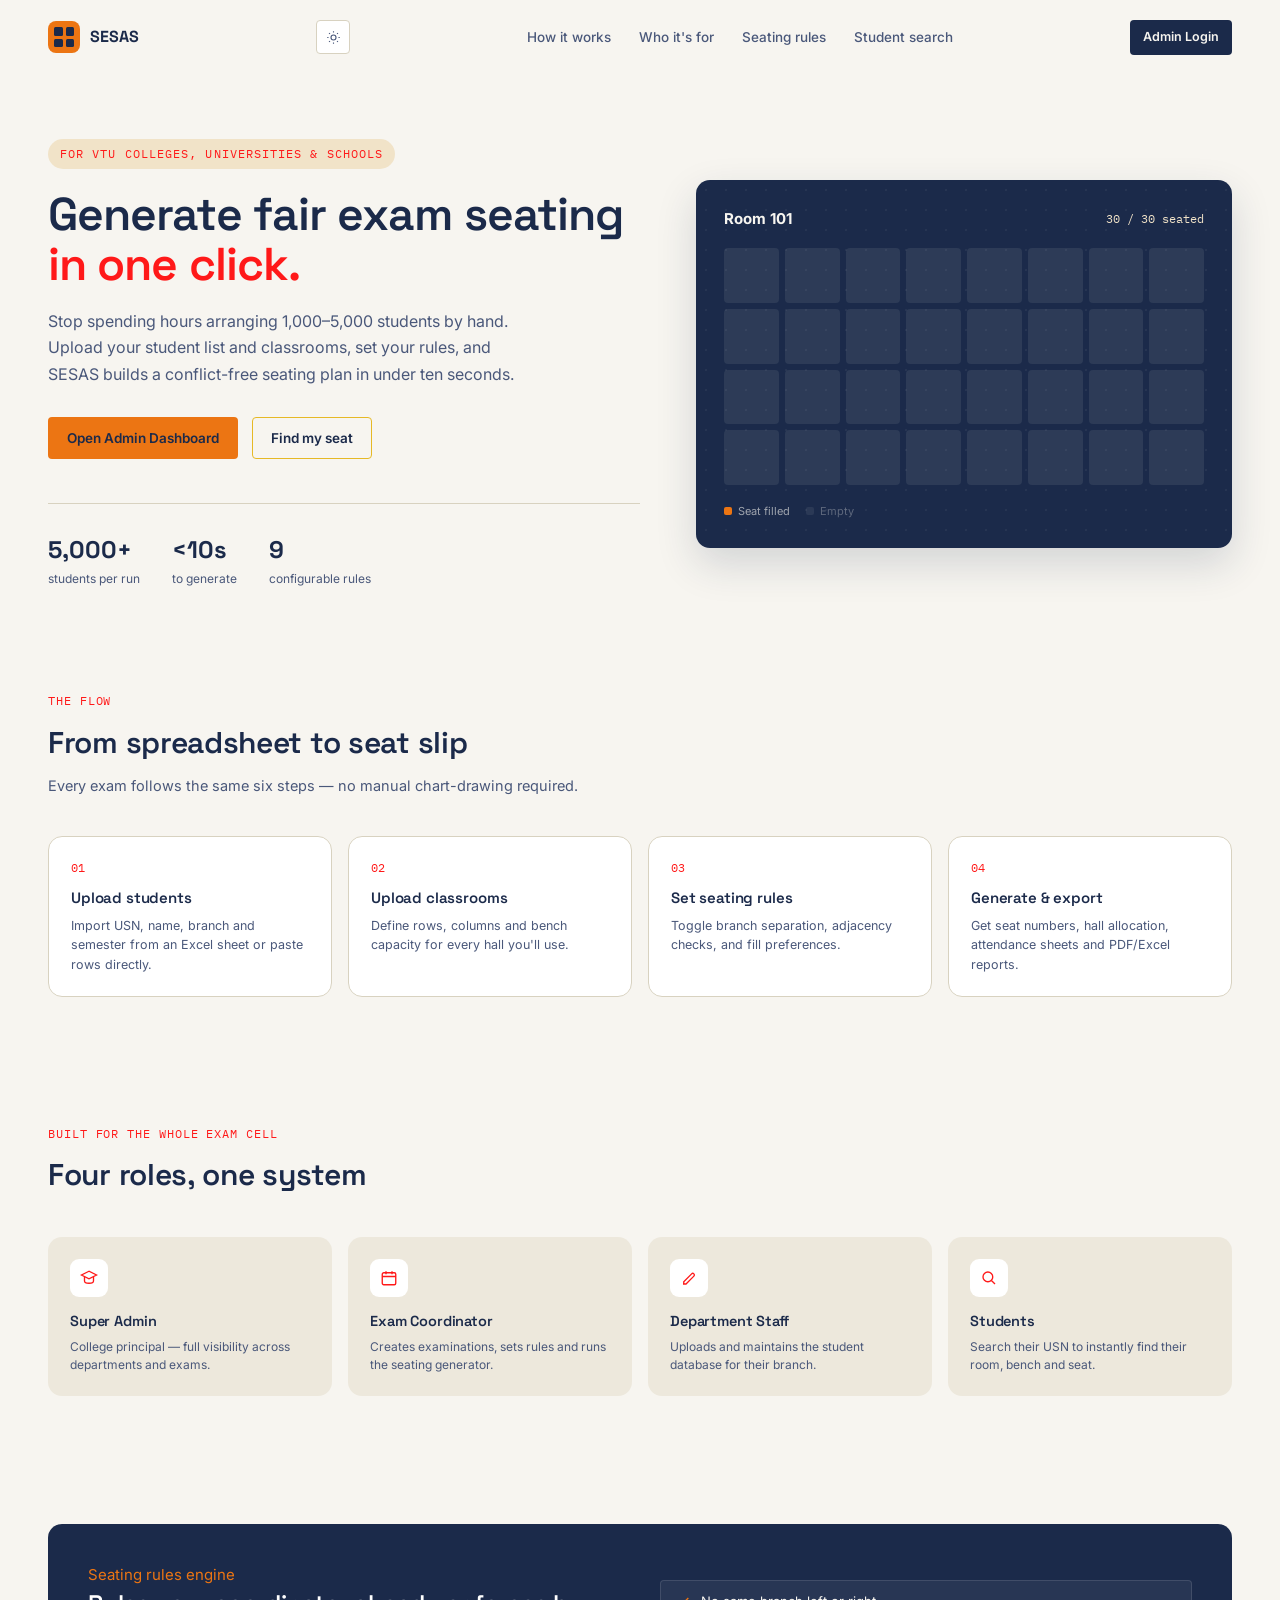
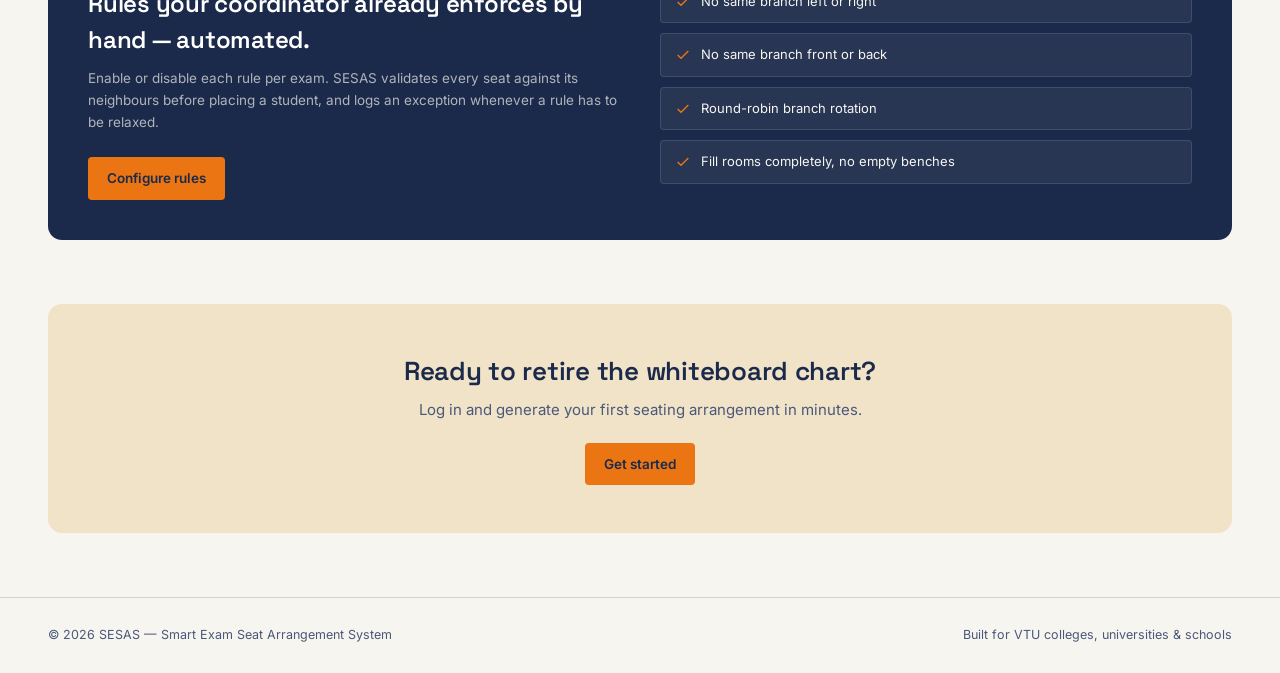
<file: frontend/index.html>
<!DOCTYPE html>
<html lang="en">
<head>
<meta charset="UTF-8">
<meta name="viewport" content="width=device-width, initial-scale=1.0">
<title>SESAS — Smart Exam Seat Arrangement System</title>
<link rel="stylesheet" href="css/style.css">
<link rel="stylesheet" href="css/animations.css">
<link rel="stylesheet" href="css/responsive.css">
<script src="js/theme.js"></script>
<style>
  .landing-nav { display:flex; align-items:center; justify-content:space-between; padding:20px 48px; max-width:1280px; margin:0 auto; }
  .landing-nav .brand { display:flex; align-items:center; gap:10px; }
  .landing-nav .brand .mark { width:32px; height:32px; border-radius:8px; background:var(--brass); display:grid; grid-template-columns:repeat(2,1fr); grid-template-rows:repeat(2,1fr); gap:3px; padding:6px; }
  .landing-nav .brand .mark span { background: var(--ink); border-radius:1.5px; }
  .landing-nav .brand .name { font-family: var(--font-display); font-weight:700; font-size:16px; }
  .landing-nav .links { display:flex; gap:28px; font-size:13.5px; font-weight:500; color: var(--ink-soft); }
  .landing-nav .links a:hover { color: var(--ink); }

  .hero { max-width:1280px; margin:0 auto; padding:64px 48px 40px; display:grid; grid-template-columns: 1.05fr 0.95fr; gap:56px; align-items:center; }
  .hero .eyebrow { font-family: var(--font-mono); font-size:12px; text-transform:uppercase; letter-spacing:0.09em; color: var(--brass-dark); background: var(--brass-tint); display:inline-block; padding:6px 12px; border-radius:20px; margin-bottom:20px; }
  .hero h1 { font-size:46px; line-height:1.1; letter-spacing:-0.02em; }
  .hero h1 em { font-style: normal; color: var(--brass-dark); }
  .hero p.lead { font-size:16px; color: var(--ink-soft); margin-top:18px; max-width:480px; line-height:1.65; }
  .hero .cta-row { display:flex; gap:14px; margin-top:30px; }
  .hero .stats-row { display:flex; gap:32px; margin-top:44px; padding-top:28px; border-top:1px solid var(--line); }
  .hero .stats-row .s-val { font-family: var(--font-display); font-size:24px; font-weight:700; }
  .hero .stats-row .s-lbl { font-size:12px; color: var(--ink-soft); margin-top:2px; }

  /* Signature: a live-feeling seat map that fills in on load, the literal
     product output rendered as the hero image itself. */
  .hero-seatmap { background: var(--ink); border-radius: var(--radius-lg); padding: 28px; position: relative; overflow: hidden; box-shadow: var(--shadow-lg); }
  .hero-seatmap .hs-head { display:flex; align-items:center; justify-content:space-between; color: var(--paper); position:relative; z-index:2; margin-bottom:18px; }
  .hero-seatmap .hs-head .rn { font-family: var(--font-mono); font-size:12px; color: var(--brass-tint); }
  .hero-seatmap .grid8 { display:grid; grid-template-columns: repeat(8,1fr); gap:6px; position:relative; z-index:2; }
  .hero-seatmap .grid8 i { display:block; aspect-ratio:1; border-radius:4px; background: rgba(247,245,240,0.08); animation: seatfill 3s ease-in-out infinite; animation-delay: calc(var(--d)*40ms); }
  @keyframes seatfill { 0%,40%{background:rgba(247,245,240,0.08);} 55%,85%{background:var(--brass);} 100%{background:rgba(247,245,240,0.08);} }
  .hero-seatmap::after { content:''; position:absolute; inset:0; background-image: radial-gradient(rgba(247,245,240,0.05) 1px, transparent 1px); background-size:20px 20px; }
  .hero-seatmap .legend { display:flex; gap:16px; margin-top:18px; position:relative; z-index:2; }
  .hero-seatmap .legend span { font-size:11px; color: rgba(247,245,240,0.6); display:flex; align-items:center; gap:6px; }
  .hero-seatmap .legend i { width:8px; height:8px; border-radius:2px; background: var(--brass); display:inline-block; }

  .section { max-width:1280px; margin:0 auto; padding:64px 48px; }
  .section-head { max-width:560px; margin-bottom:40px; }
  .section-head .eyebrow { font-family: var(--font-mono); font-size:11.5px; text-transform:uppercase; letter-spacing:0.08em; color: var(--brass-dark); margin-bottom:10px; display:block; }
  .section-head h2 { font-size:30px; letter-spacing:-0.01em; }
  .section-head p { color: var(--ink-soft); margin-top:10px; font-size:14.5px; }

  .flow-steps { display:grid; grid-template-columns: repeat(4,1fr); gap:16px; }
  .flow-step { background: var(--white); border:1px solid var(--line); border-radius: var(--radius-lg); padding:22px; }
  .flow-step .fs-num { font-family: var(--font-mono); font-size:12px; color: var(--brass-dark); }
  .flow-step h4 { font-size:15px; margin-top:10px; }
  .flow-step p { font-size:12.5px; color: var(--ink-soft); margin-top:6px; line-height:1.55; }

  .users-grid { display:grid; grid-template-columns: repeat(4,1fr); gap:16px; }
  .user-card { background: var(--parchment); border-radius: var(--radius-lg); padding:22px; }
  .user-card .uc-ico { width:38px; height:38px; border-radius:9px; background: var(--white); display:flex; align-items:center; justify-content:center; color: var(--brass-dark); margin-bottom:14px; }
  .user-card h4 { font-size:14.5px; }
  .user-card p { font-size:12px; color: var(--ink-soft); margin-top:5px; }

  .rules-preview { background: var(--ink); border-radius: var(--radius-lg); padding:40px; color: var(--paper); display:grid; grid-template-columns: 1fr 1fr; gap:40px; align-items:center; }
  .rules-preview h3 { color: var(--white); font-size:24px; }
  .rules-preview p { color: rgba(247,245,240,0.68); font-size:13.5px; margin-top:10px; line-height:1.6; }
  .rules-list { display:flex; flex-direction:column; gap:10px; }
  .rules-list .rl { display:flex; align-items:center; gap:10px; font-size:13px; padding:11px 14px; background: rgba(247,245,240,0.06); border-radius: var(--radius-sm); border:1px solid rgba(247,245,240,0.12); }
  .rules-list .rl svg { flex-shrink:0; color: var(--brass); }

  .cta-band { background: var(--brass-tint); border-radius: var(--radius-lg); padding:48px; text-align:center; margin: 0 48px 64px; max-width:1184px; margin-inline:auto; }
  .cta-band h3 { font-size:26px; }
  .cta-band p { color: var(--ink-soft); margin-top:8px; margin-bottom:22px; }

  .landing-foot { border-top:1px solid var(--line); padding:28px 48px; display:flex; align-items:center; justify-content:space-between; max-width:1280px; margin:0 auto; font-size:12.5px; color: var(--ink-soft); }

  @media (max-width: 980px) {
    .hero, .rules-preview { grid-template-columns: 1fr; }
    .flow-steps, .users-grid { grid-template-columns: repeat(2,1fr); }
    .landing-nav .links { display:none; }
  }
  @media (max-width: 640px) {
    .hero h1 { font-size:32px; }
    .flow-steps, .users-grid { grid-template-columns: 1fr; }
    .hero, .section, .landing-nav, .landing-foot { padding-left:20px; padding-right:20px; }
  }
</style>
</head>
<body>

  <nav class="landing-nav">
    <a href="index.html" class="brand">
      <span class="mark"><span></span><span></span><span></span><span></span></span>
      <span class="name">SESAS</span>
    </a>
    <button type="button" class="theme-toggle-landing" id="themeToggleBtn" onclick="toggleTheme()" aria-label="Toggle dark mode">
      <svg class="theme-icon-dark" width="15" height="15" viewBox="0 0 24 24" fill="none" stroke="currentColor" stroke-width="1.8" style="display:none;"><path d="M21 12.79A9 9 0 1 1 11.21 3 7 7 0 0 0 21 12.79z"/></svg>
      <svg class="theme-icon-light" width="15" height="15" viewBox="0 0 24 24" fill="none" stroke="currentColor" stroke-width="1.8"><circle cx="12" cy="12" r="4"/><path d="M12 2v2M12 20v2M4.93 4.93l1.41 1.41M17.66 17.66l1.41 1.41M2 12h2M20 12h2M6.34 17.66l-1.41 1.41M19.07 4.93l-1.41 1.41"/></svg>
    </button>
    <div class="links">
      <a href="#flow">How it works</a>
      <a href="#users">Who it's for</a>
      <a href="#rules">Seating rules</a>
      <a href="student-search.html">Student search</a>
    </div>
    <a href="login.html" class="btn btn-dark btn-sm">Admin Login</a>
  </nav>

  <header class="hero">
    <div class="fade-up">
      <span class="eyebrow">For VTU colleges, universities &amp; schools</span>
      <h1>Generate fair exam seating <em>in one click.</em></h1>
      <p class="lead">Stop spending hours arranging 1,000–5,000 students by hand. Upload your student list and classrooms, set your rules, and SESAS builds a conflict-free seating plan in under ten seconds.</p>
      <div class="cta-row">
        <a href="login.html" class="btn btn-primary">Open Admin Dashboard</a>
        <a href="student-search.html" class="btn btn-outline">Find my seat</a>
      </div>
      <div class="stats-row">
        <div><div class="s-val">5,000+</div><div class="s-lbl">students per run</div></div>
        <div><div class="s-val">&lt;10s</div><div class="s-lbl">to generate</div></div>
        <div><div class="s-val">9</div><div class="s-lbl">configurable rules</div></div>
      </div>
    </div>

    <div class="hero-seatmap fade-up fade-up-2">
      <div class="hs-head">
        <strong>Room 101</strong>
        <span class="rn mono">30 / 30 seated</span>
      </div>
      <div class="grid8" id="heroGrid"></div>
      <div class="legend">
        <span><i></i> Seat filled</span>
        <span style="opacity:.5"><i style="background:rgba(247,245,240,0.15)"></i> Empty</span>
      </div>
    </div>
  </header>

  <section class="section" id="flow">
    <div class="section-head">
      <span class="eyebrow">The flow</span>
      <h2>From spreadsheet to seat slip</h2>
      <p>Every exam follows the same six steps — no manual chart-drawing required.</p>
    </div>
    <div class="flow-steps">
      <div class="flow-step fade-up"><div class="fs-num">01</div><h4>Upload students</h4><p>Import USN, name, branch and semester from an Excel sheet or paste rows directly.</p></div>
      <div class="flow-step fade-up fade-up-1"><div class="fs-num">02</div><h4>Upload classrooms</h4><p>Define rows, columns and bench capacity for every hall you'll use.</p></div>
      <div class="flow-step fade-up fade-up-2"><div class="fs-num">03</div><h4>Set seating rules</h4><p>Toggle branch separation, adjacency checks, and fill preferences.</p></div>
      <div class="flow-step fade-up fade-up-3"><div class="fs-num">04</div><h4>Generate &amp; export</h4><p>Get seat numbers, hall allocation, attendance sheets and PDF/Excel reports.</p></div>
    </div>
  </section>

  <section class="section" id="users">
    <div class="section-head">
      <span class="eyebrow">Built for the whole exam cell</span>
      <h2>Four roles, one system</h2>
    </div>
    <div class="users-grid">
      <div class="user-card fade-up">
        <div class="uc-ico"><svg width="18" height="18" viewBox="0 0 24 24" fill="none" stroke="currentColor" stroke-width="1.8"><path d="M12 3 2 8l10 5 10-5-10-5Z"/><path d="M6 10.5V16c0 1.5 2.7 3 6 3s6-1.5 6-3v-5.5"/></svg></div>
        <h4>Super Admin</h4><p>College principal — full visibility across departments and exams.</p>
      </div>
      <div class="user-card fade-up fade-up-1">
        <div class="uc-ico"><svg width="18" height="18" viewBox="0 0 24 24" fill="none" stroke="currentColor" stroke-width="1.8"><rect x="3" y="5" width="18" height="16" rx="2"/><path d="M3 10h18M8 3v4M16 3v4"/></svg></div>
        <h4>Exam Coordinator</h4><p>Creates examinations, sets rules and runs the seating generator.</p>
      </div>
      <div class="user-card fade-up fade-up-2">
        <div class="uc-ico"><svg width="18" height="18" viewBox="0 0 24 24" fill="none" stroke="currentColor" stroke-width="1.8"><path d="M4 20h4L18.5 9.5a2.1 2.1 0 0 0-3-3L5 17v3Z"/></svg></div>
        <h4>Department Staff</h4><p>Uploads and maintains the student database for their branch.</p>
      </div>
      <div class="user-card fade-up fade-up-3">
        <div class="uc-ico"><svg width="18" height="18" viewBox="0 0 24 24" fill="none" stroke="currentColor" stroke-width="1.8"><circle cx="10.5" cy="10.5" r="6.5"/><path d="m20 20-4.8-4.8"/></svg></div>
        <h4>Students</h4><p>Search their USN to instantly find their room, bench and seat.</p>
      </div>
    </div>
  </section>

  <section class="section" id="rules">
    <div class="rules-preview">
      <div>
        <span class="eyebrow" style="color:var(--brass)">Seating rules engine</span>
        <h3>Rules your coordinator already enforces by hand — automated.</h3>
        <p>Enable or disable each rule per exam. SESAS validates every seat against its neighbours before placing a student, and logs an exception whenever a rule has to be relaxed.</p>
        <a href="login.html" class="btn btn-primary mt-24">Configure rules</a>
      </div>
      <div class="rules-list">
        <div class="rl"><svg width="16" height="16" viewBox="0 0 24 24" fill="none" stroke="currentColor" stroke-width="2"><path d="M20 6 9 17l-5-5"/></svg> No same branch left or right</div>
        <div class="rl"><svg width="16" height="16" viewBox="0 0 24 24" fill="none" stroke="currentColor" stroke-width="2"><path d="M20 6 9 17l-5-5"/></svg> No same branch front or back</div>
        <div class="rl"><svg width="16" height="16" viewBox="0 0 24 24" fill="none" stroke="currentColor" stroke-width="2"><path d="M20 6 9 17l-5-5"/></svg> Round-robin branch rotation</div>
        <div class="rl"><svg width="16" height="16" viewBox="0 0 24 24" fill="none" stroke="currentColor" stroke-width="2"><path d="M20 6 9 17l-5-5"/></svg> Fill rooms completely, no empty benches</div>
      </div>
    </div>
  </section>

  <div class="cta-band">
    <h3>Ready to retire the whiteboard chart?</h3>
    <p>Log in and generate your first seating arrangement in minutes.</p>
    <a href="login.html" class="btn btn-primary">Get started</a>
  </div>

  <footer class="landing-foot">
    <span>© 2026 SESAS — Smart Exam Seat Arrangement System</span>
    <span>Built for VTU colleges, universities &amp; schools</span>
  </footer>

<script>
  syncToggleUI(getTheme());
</script>
<script>
  const grid = document.getElementById('heroGrid');
  for (let i = 0; i < 32; i++) {
    const el = document.createElement('i');
    el.style.setProperty('--d', i);
    grid.appendChild(el);
  }
</script>
</body>
</html>
</file>
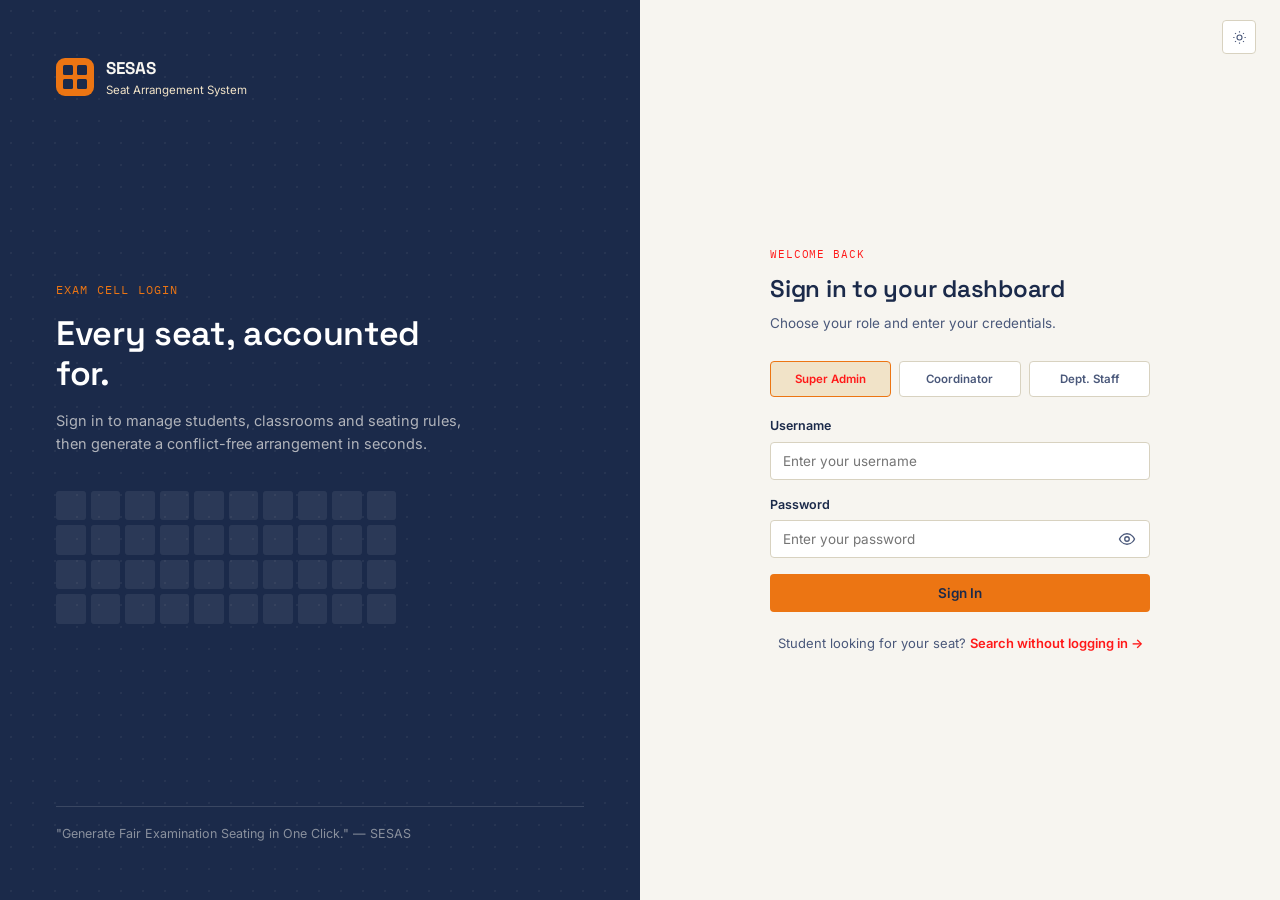
<file: frontend/analytics.html>
<!DOCTYPE html>
<html lang="en">
<head>
<meta charset="UTF-8">
<meta name="viewport" content="width=device-width, initial-scale=1.0">
<title>Analytics — SESAS</title>
<link rel="stylesheet" href="css/style.css">
<link rel="stylesheet" href="css/animations.css">
<link rel="stylesheet" href="css/responsive.css">
<script src="js/theme.js"></script>
<style>
  .bar-row { display:flex; align-items:center; gap:12px; margin-bottom:14px; }
  .bar-row .b-label { width:70px; font-family:var(--font-mono); font-size:12px; flex-shrink:0; }
  .bar-row .b-track { flex:1; height:14px; background: var(--parchment); border-radius:8px; overflow:hidden; }
  .bar-row .b-fill { height:100%; border-radius:8px; }
  .bar-row .b-val { width:44px; text-align:right; font-family:var(--font-mono); font-size:12px; color:var(--ink-soft); flex-shrink:0; }
  .analytics-grid { display:grid; grid-template-columns: 1fr 1fr; gap:20px; }
</style>
</head>
<body>

<div class="app-shell">
  <div id="sidebar-mount"></div>

  <div class="main">
    <div id="topbar-mount"></div>

    <div class="main-content">
      <div id="analyticsCards" class="card-grid mb-24"></div>

      <div class="analytics-grid">
        <div class="panel fade-up">
          <div class="panel-head"><div><h3>Branch-wise Distribution</h3><p>Students seated per branch</p></div></div>
          <div id="branchChart"></div>
        </div>
        <div class="panel fade-up fade-up-1">
          <div class="panel-head"><div><h3>Room Utilization</h3><p>Occupied vs. total capacity</p></div></div>
          <div id="roomChart"></div>
        </div>
      </div>

      <div class="panel fade-up fade-up-2 mt-24">
        <div class="panel-head"><div><h3>Generation Log</h3><p>Details from the last run</p></div></div>
        <div class="table-wrap">
          <table>
            <tbody id="logTable"></tbody>
          </table>
        </div>
      </div>

      <div id="noDataAnalytics"></div>
    </div>
  </div>
</div>

<script src="js/api.js"></script>
<script src="js/app.js"></script>
<script>
  requireAuth();
  window.ACTIVE_PAGE = 'analytics';
  window.PAGE_TITLE = 'Analytics';
  window.PAGE_EYEBROW = 'Generate';
</script>
<script src="components/sidebar.js"></script>
<script src="components/navbar.js"></script>
<script src="components/cards.js"></script>
<script src="components/modal.js"></script>
<script src="js/seating.js"></script>
<script>
  document.addEventListener('DOMContentLoaded', async () => {
    const [arrangement, students, rooms] = await Promise.all([
      Api.getArrangement(),
      Api.getStudents(),
      Api.getClassrooms()
    ]);

    if (!arrangement) {
      document.querySelectorAll('.panel, #analyticsCards, .analytics-grid').forEach(el => el.style.display = 'none');
      document.getElementById('noDataAnalytics').innerHTML = emptyState({
        title: 'Nothing to analyze yet',
        desc: 'Generate a seating arrangement first to see branch distribution, room utilization and exceptions.',
        actionHtml: `<a class="btn btn-primary btn-sm" href="generate.html">Go to Generate Seating</a>`
      });
      return;
    }

    const emptySeats = arrangement.totalCapacity - arrangement.seatedCount;
    const utilPct = Math.round((arrangement.seatedCount / arrangement.totalCapacity) * 100);

    document.getElementById('analyticsCards').innerHTML = [
      statCard({ label: 'Total Students', value: students.length, filledCells: 10 }),
      statCard({ label: 'Total Rooms', value: rooms.length, filledCells: 6 }),
      statCard({ label: 'Room Utilization', value: `${utilPct}%`, sub: `${emptySeats} empty seats`, filledCells: Math.round(utilPct/7) }),
      statCard({ label: 'Rule Violations', value: arrangement.violations.length, subClass: arrangement.violations.length ? 'warn' : 'up', sub: arrangement.violations.length ? 'Exceptions logged' : 'None', filledCells: arrangement.violations.length ? 2 : 15 }),
    ].join('');

    const maxBranch = Math.max(...Object.values(arrangement.branchCounts));
    document.getElementById('branchChart').innerHTML = Object.entries(arrangement.branchCounts).sort((a,b) => b[1]-a[1]).map(([branch, count]) => `
      <div class="bar-row">
        <div class="b-label">${branch}</div>
        <div class="b-track"><div class="b-fill progress-anim" style="width:${(count/maxBranch)*100}%; background:${branchColor(branch)}"></div></div>
        <div class="b-val">${count}</div>
      </div>
    `).join('');

    document.getElementById('roomChart').innerHTML = arrangement.rooms.map(room => {
      const occ = room.grid.flat().filter(Boolean).length;
      const pct = Math.round((occ / room.capacity) * 100);
      return `
      <div class="bar-row">
        <div class="b-label">Room ${room.room}</div>
        <div class="b-track"><div class="b-fill progress-anim" style="width:${pct}%; background:var(--brass)"></div></div>
        <div class="b-val">${pct}%</div>
      </div>`;
    }).join('');

    const logRows = [
      ['Generated at', new Date(arrangement.generatedAt).toLocaleString('en-IN')],
      ['Students seated', `${arrangement.seatedCount} / ${arrangement.totalStudents}`],
      ['Unseated students', arrangement.unseated.length],
      ['Rooms used', arrangement.rooms.length],
      ['Total capacity', arrangement.totalCapacity],
      ['Rule exceptions', arrangement.violations.length],
    ];
    document.getElementById('logTable').innerHTML = logRows.map(([k,v]) => `
      <tr><td style="width:220px; color:var(--ink-soft); font-weight:600;">${k}</td><td class="mono">${v}</td></tr>
    `).join('');
  });
</script>
</body>
</html>
</file>
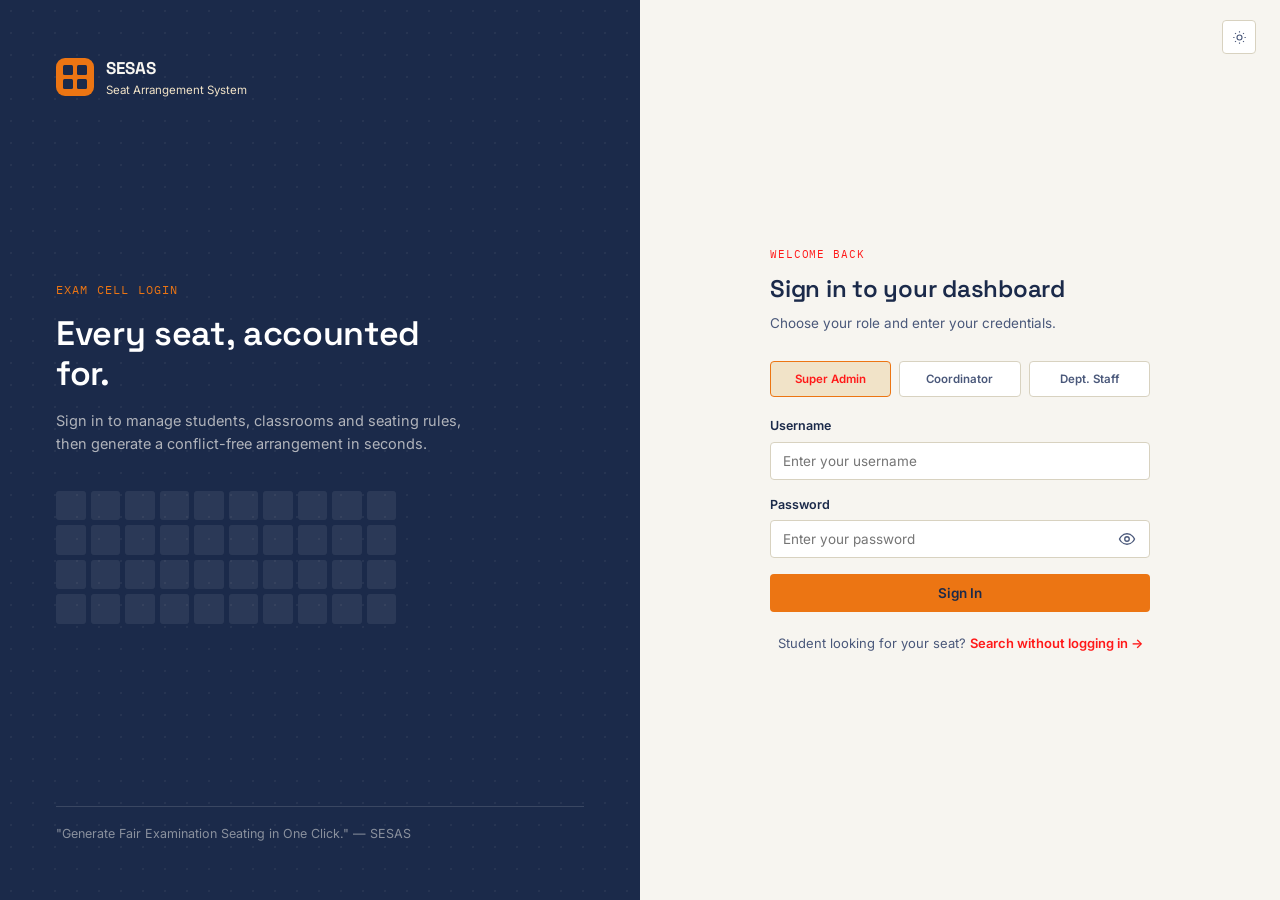
<file: frontend/classrooms.html>
<!DOCTYPE html>
<html lang="en">
<head>
<meta charset="UTF-8">
<meta name="viewport" content="width=device-width, initial-scale=1.0">
<title>Classroom Database — SESAS</title>
<link rel="stylesheet" href="css/style.css">
<link rel="stylesheet" href="css/animations.css">
<link rel="stylesheet" href="css/responsive.css">
<script src="js/theme.js"></script>
</head>
<body>

<div class="app-shell">
  <div id="sidebar-mount"></div>

  <div class="main">
    <div id="topbar-mount"></div>

    <div class="main-content">
      <div class="card-grid" style="grid-template-columns: repeat(3,1fr); margin-bottom:20px;">
        <div class="stat-card fade-up">
          <div class="stat-label">Total Rooms</div>
          <div class="stat-value" id="roomCount">0</div>
        </div>
        <div class="stat-card fade-up fade-up-1">
          <div class="stat-label">Total Capacity</div>
          <div class="stat-value" id="totalCapacity">0</div>
          <div class="stat-sub">seats across all rooms</div>
        </div>
        <div class="stat-card fade-up fade-up-2">
          <div class="stat-label">Bench Modes</div>
          <div class="stat-value" style="font-size:16px; padding-top:6px;">1 or 2 / bench</div>
        </div>
      </div>

      <div class="panel fade-up fade-up-2">
        <div class="panel-head">
          <div><h3>Classroom Database</h3><p class="text-sm text-soft">Rooms available for exam seating</p></div>
          <button class="btn btn-primary btn-sm" id="addRoomBtn">+ Add Room</button>
        </div>
        <div class="table-wrap">
          <table id="roomTable">
            <thead><tr><th>Room</th><th>Rows × Columns</th><th>Capacity</th><th>Bench Mode</th><th>Invigilator</th><th>Actions</th></tr></thead>
            <tbody id="roomTbody"></tbody>
          </table>
        </div>
        <div id="roomEmpty" style="display:none;"></div>
      </div>
    </div>
  </div>
</div>

<script src="js/api.js"></script>
<script src="js/app.js"></script>
<script>
  requireAuth();
  window.ACTIVE_PAGE = 'classrooms';
  window.PAGE_TITLE = 'Classroom Database';
  window.PAGE_EYEBROW = 'Setup';
</script>
<script src="components/sidebar.js"></script>
<script src="components/navbar.js"></script>
<script src="components/cards.js"></script>
<script src="components/modal.js"></script>
<script>
  document.addEventListener('DOMContentLoaded', () => {
    document.getElementById('roomEmpty').innerHTML = emptyState({
      title: 'No classrooms added',
      desc: 'Add the halls you plan to use so the generator knows their capacity.',
      actionHtml: '<button class="btn btn-primary btn-sm" onclick="openAddRoom()">+ Add Room</button>'
    });
  });
</script>
<script src="js/classroom.js"></script>
</body>
</html>
</file>
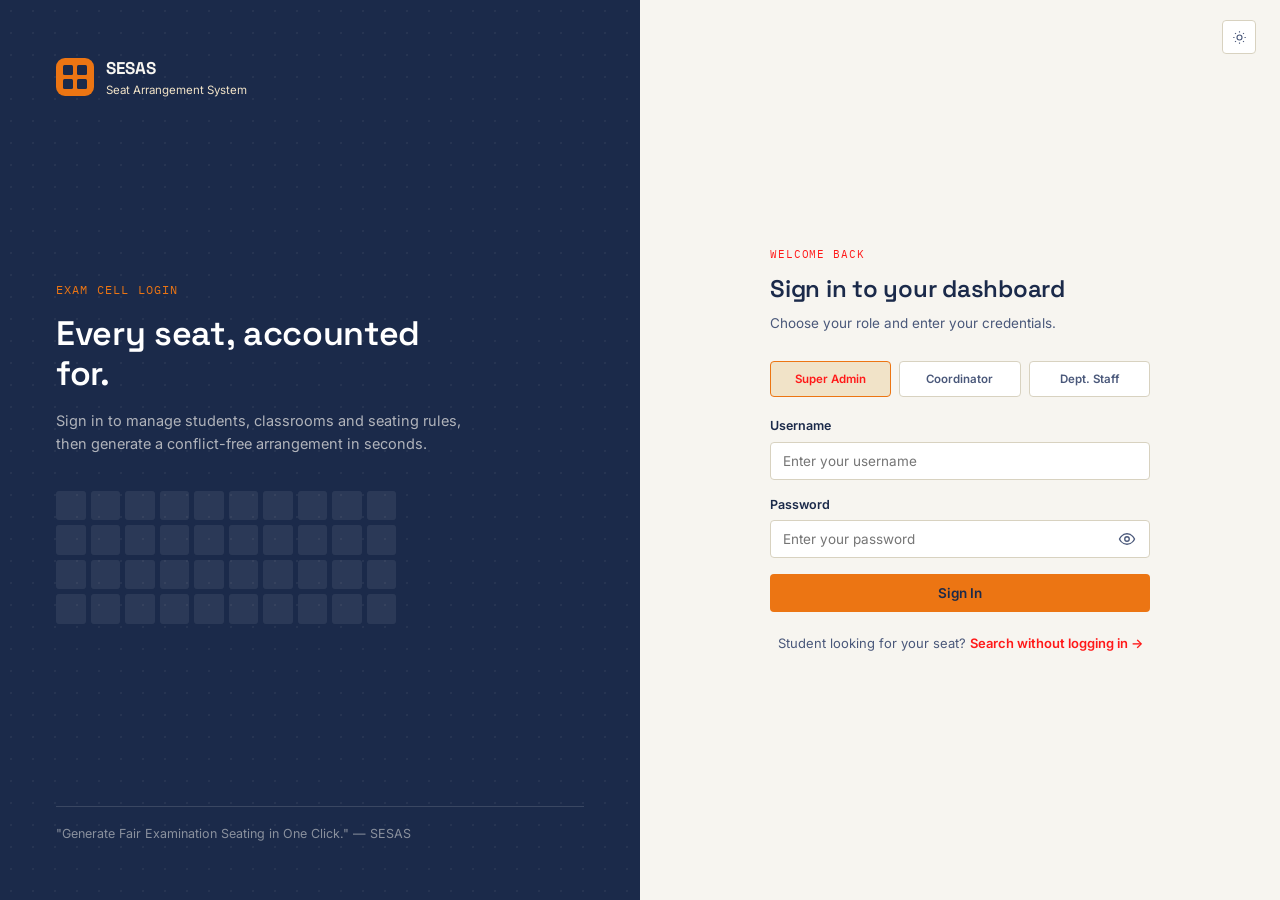
<file: frontend/create-exam.html>
<!DOCTYPE html>
<html lang="en">
<head>
<meta charset="UTF-8">
<meta name="viewport" content="width=device-width, initial-scale=1.0">
<title>Create Exam — SESAS</title>
<link rel="stylesheet" href="css/style.css">
<link rel="stylesheet" href="css/animations.css">
<link rel="stylesheet" href="css/responsive.css">
<script src="js/theme.js"></script>
</head>
<body>

<div class="app-shell">
  <div id="sidebar-mount"></div>

  <div class="main">
    <div id="topbar-mount"></div>

    <div class="main-content" style="max-width:920px;">
      <div style="display:grid; grid-template-columns: 1.3fr 1fr; gap:24px; align-items:start;">

        <div class="panel fade-up">
          <div class="panel-head">
            <div><h3>Exam Details</h3><p>Set up a new examination for seating generation</p></div>
          </div>
          <form id="examForm">
            <div class="field">
              <label>Exam Name</label>
              <input type="text" id="fName" placeholder="e.g. Data Structures End Sem" required>
            </div>
            <div class="field-row">
              <div class="field">
                <label>Subject Code</label>
                <input type="text" id="fCode" placeholder="21CS42" required>
              </div>
              <div class="field">
                <label>Semester</label>
                <select id="fSem" required>
                  <option>1</option><option>2</option><option>3</option>
                  <option selected>4</option><option>5</option><option>6</option>
                  <option>7</option><option>8</option>
                </select>
              </div>
            </div>
            <div class="field-row">
              <div class="field">
                <label>Exam Date</label>
                <input type="date" id="fDate" required>
              </div>
              <div class="field">
                <label>Start Time</label>
                <input type="time" id="fTime" value="10:00" required>
              </div>
            </div>
            <div class="field">
              <label>Duration (minutes)</label>
              <input type="number" id="fDuration" value="180" min="30" step="30" required>
            </div>
            <button type="submit" class="btn btn-primary btn-block mt-8">Create Exam &amp; Continue to Rules</button>
          </form>
        </div>

        <div class="panel fade-up fade-up-1">
          <div class="panel-head"><div><h3>Existing Exams</h3></div></div>
          <div id="examListSide" style="display:flex; flex-direction:column; gap:0;"></div>
        </div>

      </div>
    </div>
  </div>
</div>

<script src="js/api.js"></script>
<script src="js/app.js"></script>
<script>
  requireAuth();
  window.ACTIVE_PAGE = 'create-exam';
  window.PAGE_TITLE = 'Create Exam';
  window.PAGE_EYEBROW = 'Setup';
</script>
<script src="components/sidebar.js"></script>
<script src="components/navbar.js"></script>
<script src="components/cards.js"></script>
<script src="components/modal.js"></script>
<script>
  async function renderSideList() {
    const exams = await Api.getExams();
    const list = document.getElementById('examListSide');
    if (!exams.length) {
      list.innerHTML = emptyState({ title: 'No exams yet', desc: 'Create your first exam using the form.' });
      return;
    }
    list.innerHTML = exams.map(e => `
      <div class="exam-row" data-exam-id="${escapeHtml(e.id)}">
        <div class="exam-date"><div class="d">${(() => { const d = new Date(e.date + 'T00:00:00'); return isNaN(d) ? '--' : d.getDate(); })()}</div><div class="m">${(() => { const d = new Date(e.date + 'T00:00:00'); return isNaN(d) ? '' : d.toLocaleString('en-US', { month: 'short' }); })()}</div></div>
        <div class="exam-info">
          <div class="name">${escapeHtml(e.name)}</div>
          <div class="meta">${escapeHtml(e.subjectCode || '')} · ${escapeHtml(e.time || '')}</div>
        </div>
        <button type="button" class="icon-btn" data-del-exam="${escapeHtml(e.id)}" title="Delete exam" aria-label="Delete exam">
          <svg width="13" height="13" viewBox="0 0 24 24" fill="none" stroke="currentColor" stroke-width="1.8"><path d="M4 7h16M9 7V4h6v3M6 7l1 14h10l1-14"/></svg>
        </button>
      </div>
    `).join('');

  }

  document.addEventListener('DOMContentLoaded', () => {
    renderSideList();

    const list = document.getElementById('examListSide');
    list.addEventListener('click', async (e) => {
      const btn = e.target.closest('[data-del-exam]');
      if (!btn) return;
      if (!confirm('Delete this exam?')) return;
      try {
        await Api.deleteExam(btn.dataset.delExam);
        showToast('Exam deleted', 'success');
        await renderSideList();
      } catch (err) {
        showToast((err && err.message) || 'Failed to delete exam', 'error');
      }
    });
  });

  document.getElementById('examForm').addEventListener('submit', async (e) => {
    e.preventDefault();
    const exam = {
      id: `exam-${Date.now()}`,
      name: document.getElementById('fName').value.trim(),
      subjectCode: document.getElementById('fCode').value.trim(),
      semester: parseInt(document.getElementById('fSem').value, 10),
      date: document.getElementById('fDate').value,
      time: document.getElementById('fTime').value,
      duration: parseInt(document.getElementById('fDuration').value, 10),
    };
    if (!exam.name || !exam.date) { showToast('Fill in the required fields', 'error'); return; }
    await Api.addExam(exam);
    showToast('Exam created', 'success');
    await renderSideList();
    document.getElementById('examForm').reset();
    document.getElementById('fTime').value = '10:00';
    document.getElementById('fDuration').value = 180;
    setTimeout(() => { window.location.href = 'seating-rules.html'; }, 700);
  });
</script>
</body>
</html>
</file>
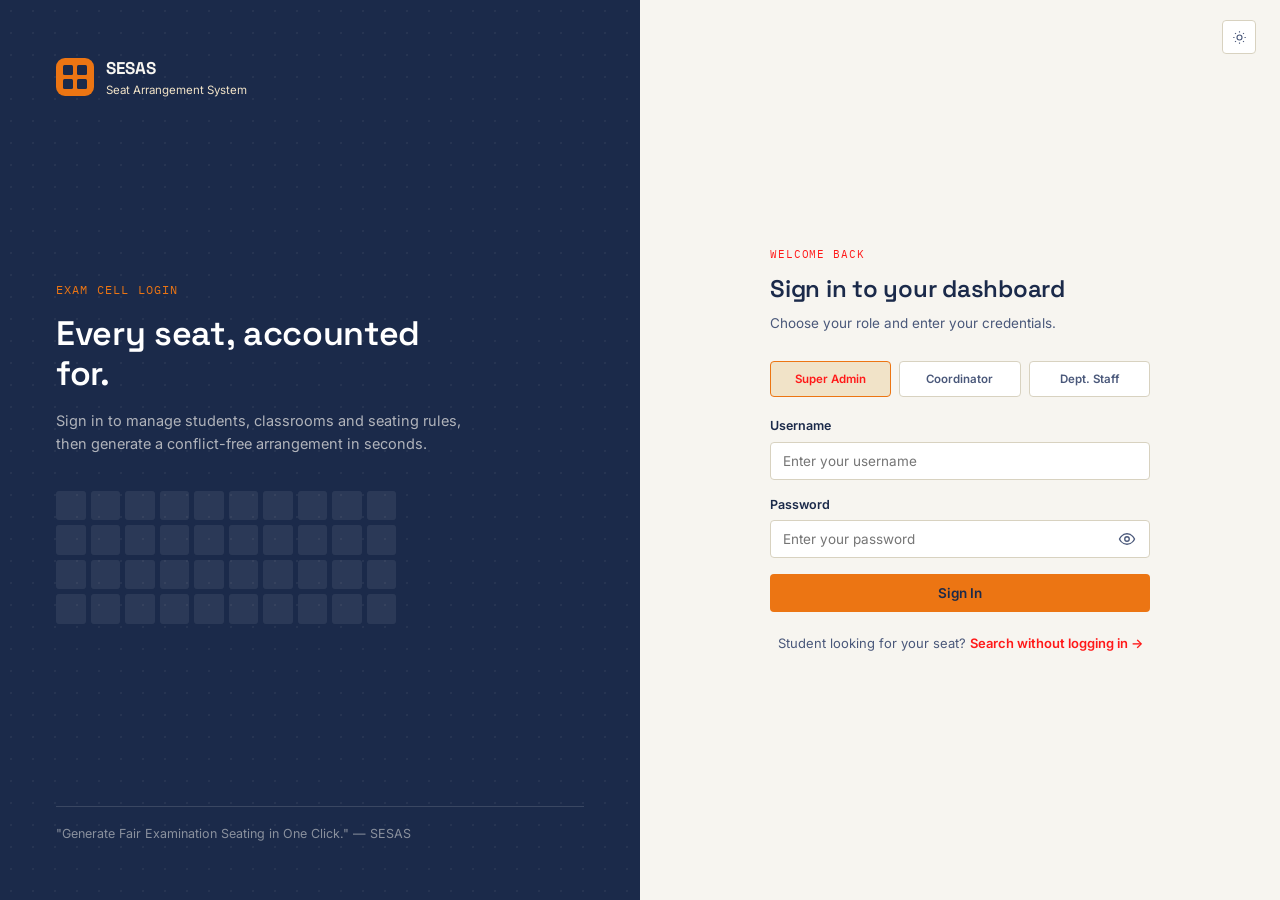
<file: frontend/dashboard.html>
<!DOCTYPE html>
<html lang="en">
<head>
<meta charset="UTF-8">
<meta name="viewport" content="width=device-width, initial-scale=1.0">
<title>Dashboard — SESAS</title>
<link rel="stylesheet" href="css/style.css">
<link rel="stylesheet" href="css/dashboard.css">
<link rel="stylesheet" href="css/animations.css">
<link rel="stylesheet" href="css/responsive.css">
<script src="js/theme.js"></script>
</head>
<body>

<div class="app-shell">
  <div id="sidebar-mount"></div>

  <div class="main">
    <div id="topbar-mount"></div>

    <div class="main-content">
      <div id="statCards" class="card-grid"></div>

      <div id="quickActions" class="quick-actions"></div>

      <div class="dash-grid">
        <div class="panel fade-up">
          <div class="panel-head">
            <div><h3>Upcoming Exams</h3><p>Scheduled examinations across all departments</p></div>
            <a href="create-exam.html" class="btn btn-outline btn-sm">+ New Exam</a>
          </div>
          <div id="examList"></div>
        </div>

        <div style="display:flex; flex-direction:column; gap:20px;">
          <div class="panel fade-up fade-up-1">
            <div class="panel-head"><div><h3>Room Occupancy</h3><p>From last generated arrangement</p></div></div>
            <div id="roomMini" class="room-mini"></div>
          </div>

          <div class="panel fade-up fade-up-2">
            <div class="panel-head"><div><h3>Recent Activity</h3></div></div>
            <div id="activityFeed"></div>
          </div>
        </div>
      </div>
    </div>
  </div>
</div>

<script src="js/api.js"></script>
<script src="js/app.js"></script>
<script>
  requireAuth();
  window.ACTIVE_PAGE = 'dashboard';
  window.PAGE_TITLE = 'Dashboard';
  window.PAGE_EYEBROW = 'Overview';
</script>
<script src="components/sidebar.js"></script>
<script src="components/navbar.js"></script>
<script src="components/cards.js"></script>
<script src="components/modal.js"></script>
<script src="js/seating.js"></script>
<script src="js/dashboard.js"></script>
</body>
</html>
</file>
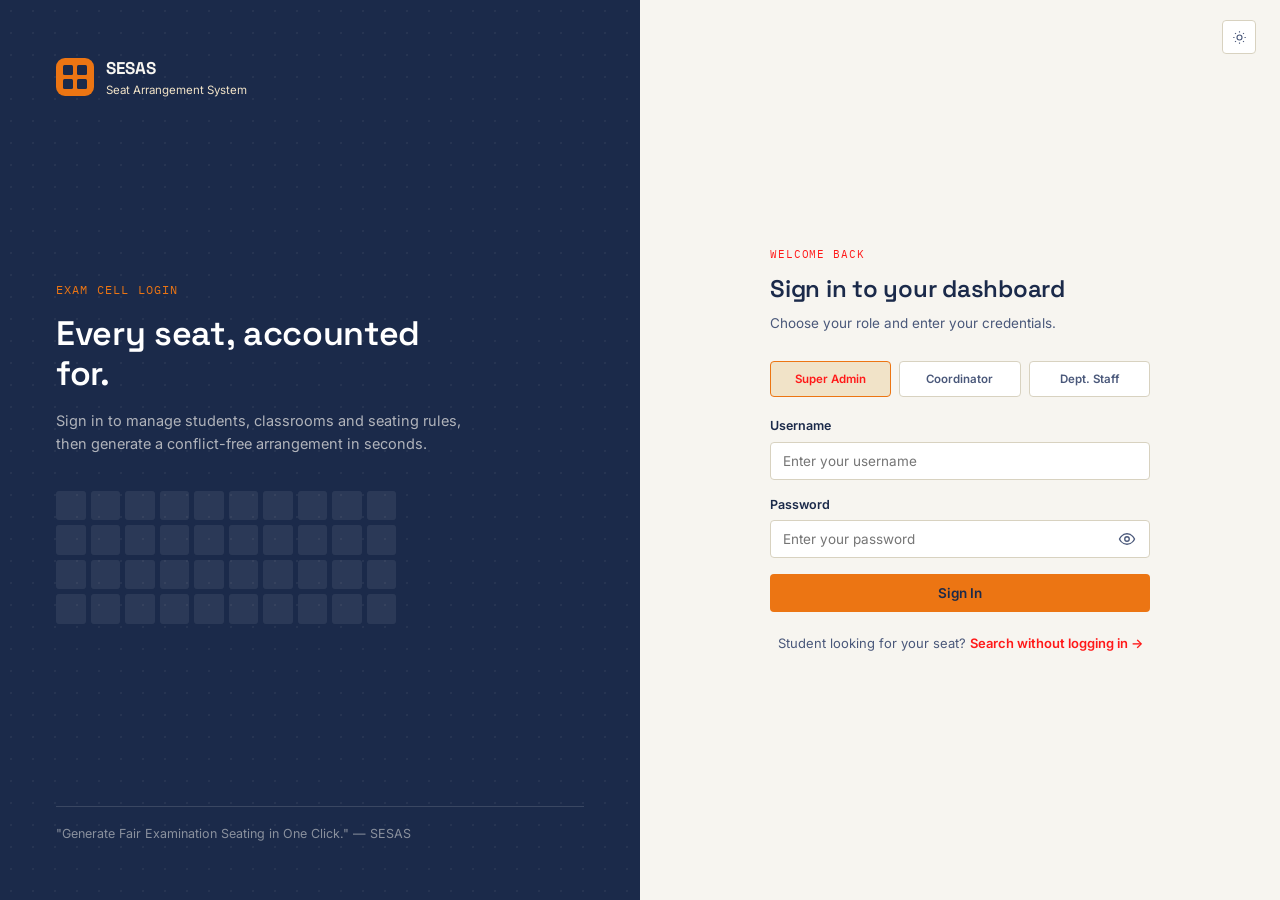
<file: frontend/generate.html>
<!DOCTYPE html>
<html lang="en">
<head>
<meta charset="UTF-8">
<meta name="viewport" content="width=device-width, initial-scale=1.0">
<title>Generate Seating — SESAS</title>
<link rel="stylesheet" href="css/style.css">
<link rel="stylesheet" href="css/animations.css">
<link rel="stylesheet" href="css/responsive.css">
<script src="js/theme.js"></script>
<style>
  .gen-summary { display:grid; grid-template-columns: repeat(4,1fr); gap:16px; margin-bottom:24px; }
  .room-block { margin-bottom:24px; }
  .room-block .rb-head { display:flex; align-items:center; justify-content:space-between; margin-bottom:12px; }
  .seat-grid-view { display:grid; gap:6px; }
  .seat-cell {
    aspect-ratio: 1; border-radius:5px; display:flex; flex-direction:column; align-items:center; justify-content:center;
    font-family: var(--font-mono); font-size:9.5px; color:white; text-align:center; padding:2px; overflow:hidden;
    cursor:default; position:relative;
  }
  .seat-cell .sc-usn { font-weight:600; font-size:8.5px; line-height:1.1; }
  .seat-cell .sc-branch { font-size:7.5px; opacity:0.85; }
  .seat-cell.empty { background: var(--parchment); color: var(--line-dark); }
  .violation-list { display:flex; flex-direction:column; gap:8px; }
  .violation-item { display:flex; gap:10px; padding:10px 12px; background: var(--rust-tint); border-radius: var(--radius-sm); font-size:12.5px; }
</style>
</head>
<body>

<div class="app-shell">
  <div id="sidebar-mount"></div>

  <div class="main">
    <div id="topbar-mount"></div>

    <div class="main-content">

      <div class="panel fade-up mb-24">
        <div class="panel-head">
          <div><h3>Run the Generator</h3><p>Pick an exam and confirm your data before generating</p></div>
        </div>
        <div class="field-row">
          <div class="field">
            <label>Examination</label>
            <select id="examSelect"></select>
          </div>
          <div class="field">
            <label>Data check</label>
            <div class="flex gap-8" style="padding-top:8px;">
              <span class="badge badge-neutral" id="studentBadge">0 students</span>
              <span class="badge badge-neutral" id="roomBadge">0 rooms</span>
              <span class="badge badge-neutral" id="ruleBadge">0 rules on</span>
            </div>
          </div>
        </div>
        <button class="btn btn-primary" id="generateBtn">
          <span id="genBtnLabel">⚡ Generate Arrangement</span>
        </button>
        <span class="text-sm text-soft" id="genTimeLabel" style="margin-left:12px;"></span>
      </div>

      <div id="resultsWrap" style="display:none;">
        <div class="gen-summary" id="genSummaryCards"></div>

        <div id="violationsPanel" class="panel mb-24" style="display:none;">
          <div class="panel-head"><div><h3>Exceptions Logged</h3><p>Seats where a rule had to be relaxed</p></div></div>
          <div class="violation-list" id="violationList"></div>
        </div>

        <div class="panel fade-up">
          <div class="panel-head">
            <div><h3>Room Preview</h3><p>Hover a seat to see student details</p></div>
            <div class="flex gap-8">
              <button type="button" class="btn btn-outline btn-sm" id="deleteArrangementBtn">Delete Arrangement</button>
              <a href="reports.html" class="btn btn-outline btn-sm">View Reports</a>
              <a href="analytics.html" class="btn btn-outline btn-sm">View Analytics</a>
            </div>
          </div>
          <div id="roomPreview"></div>
        </div>
      </div>

      <div id="noDataState"></div>
    </div>
  </div>
</div>

<script src="js/api.js"></script>
<script src="js/app.js"></script>
<script>
  requireAuth();
  window.ACTIVE_PAGE = 'generate';
  window.PAGE_TITLE = 'Generate Seating';
  window.PAGE_EYEBROW = 'Generate';
</script>
<script src="components/sidebar.js"></script>
<script src="components/navbar.js"></script>
<script src="components/cards.js"></script>
<script src="components/modal.js"></script>
<script src="js/seating.js"></script>
<script>
  async function refreshDataCheck() {
    const [students, rooms, rules, exams] = await Promise.all([
      Api.getStudents(),
      Api.getClassrooms(),
      Api.getRules(),
      Api.getExams()
    ]);

    const activeRules = Object.entries(rules).filter(([k, v]) => k !== 'benchMode' && v).length;

    document.getElementById('studentBadge').textContent = `${students.length} students`;
    document.getElementById('roomBadge').textContent = `${rooms.length} rooms`;
    document.getElementById('ruleBadge').textContent = `${activeRules} rules on`;

    const select = document.getElementById('examSelect');
    select.innerHTML = exams.length
      ? exams.map(e => `<option value="${e.id}">${e.name} — ${e.subjectCode} (${formatDate(e.date)})</option>`).join('')
      : `<option value="">No exams created yet</option>`;

    const genBtn = document.getElementById('generateBtn');
    genBtn.disabled = !students.length || !rooms.length;
    if (!students.length || !rooms.length) {
      document.getElementById('noDataState').innerHTML = emptyState({
        title: 'Add students and classrooms first',
        desc: 'The generator needs at least one student and one classroom before it can build a seating plan.',
        actionHtml: `<a class="btn btn-primary btn-sm" href="students.html">Go to Student Database</a>`
      });
    } else {
      document.getElementById('noDataState').innerHTML = '';
    }
  }

  function renderResults(arrangement) {
    document.getElementById('resultsWrap').style.display = 'block';

    document.getElementById('genSummaryCards').innerHTML = [
      statCard({ label: 'Students Seated', value: `${arrangement.seatedCount}/${arrangement.totalStudents}`, sub: arrangement.unseated.length ? `${arrangement.unseated.length} unseated — add capacity` : 'All students placed', subClass: arrangement.unseated.length ? 'warn' : 'up', filledCells: 12 }),
      statCard({ label: 'Rooms Used', value: arrangement.rooms.length, sub: `${arrangement.totalCapacity} total seats`, filledCells: 6 }),
      statCard({ label: 'Branches', value: Object.keys(arrangement.branchCounts).length, sub: Object.entries(arrangement.branchCounts).map(([b,c]) => `${b}:${c}`).join('  '), filledCells: 8 }),
      statCard({ label: 'Rule Exceptions', value: arrangement.violations.length, sub: arrangement.violations.length ? 'Review below' : 'Clean arrangement', subClass: arrangement.violations.length ? 'warn' : 'up', filledCells: arrangement.violations.length ? 3 : 14 }),
    ].join('');

    const vPanel = document.getElementById('violationsPanel');
    if (arrangement.violations.length) {
      vPanel.style.display = 'block';
      document.getElementById('violationList').innerHTML = arrangement.violations.map(v => `
        <div class="violation-item">
          <svg width="15" height="15" viewBox="0 0 24 24" fill="none" stroke="var(--rust)" stroke-width="2" style="flex-shrink:0; margin-top:1px;"><circle cx="12" cy="12" r="9"/><path d="M12 8v5M12 16h.01"/></svg>
          <span>Room ${v.room}, seat ${v.seat} — <strong>${v.student}</strong>: ${v.reason}</span>
        </div>
      `).join('');
    } else {
      vPanel.style.display = 'none';
    }

    document.getElementById('roomPreview').innerHTML = arrangement.rooms.map(room => `
      <div class="room-block">
        <div class="rb-head">
          <h4 style="font-family:var(--font-display); font-size:14.5px;">Room ${room.room}</h4>
          <span class="badge badge-brass">${room.grid.flat().filter(Boolean).length}/${room.capacity} seated</span>
        </div>
        <div class="seat-grid-view" style="grid-template-columns: repeat(${room.cols}, 1fr); max-width:${room.cols * 64}px;">
          ${room.grid.map((row, r) => row.map((s, c) => s ? `
            <div class="seat-cell seat-placed" style="background:${branchColor(s.branch)}; animation-delay:${(r * room.cols + c) * 12}ms" title="${s.usn} — ${s.name} (${s.branch})">
              <div class="sc-usn">${s.usn.slice(-4)}</div>
              <div class="sc-branch">${s.branch}</div>
            </div>
          ` : `<div class="seat-cell empty">–</div>`).join('')).join('')}
        </div>
      </div>
    `).join('');
  }

  document.addEventListener('DOMContentLoaded', async () => {
    await refreshDataCheck();
    const existing = await Api.getArrangement();
    if (existing) renderResults(existing);

    const deleteBtn = document.getElementById('deleteArrangementBtn');
    if (deleteBtn) {
      deleteBtn.addEventListener('click', async () => {
        if (!confirm('Delete the current seating arrangement?')) return;
        try {
          await Api.deleteArrangement();
          document.getElementById('resultsWrap').style.display = 'none';
          showToast('Seating arrangement deleted', 'success');
        } catch (e) {
          showToast((e && e.message) || 'Failed to delete arrangement', 'error');
        }
      });
    }
  });

  document.getElementById('generateBtn').addEventListener('click', async () => {
    const btn = document.getElementById('generateBtn');
    const label = document.getElementById('genBtnLabel');
    btn.disabled = true;
    label.innerHTML = '<span class="spinner on-dark"></span> Generating…';

    const start = performance.now();
    setTimeout(async () => {
      const [students, rooms, rules, exams] = await Promise.all([
        Api.getStudents(),
        Api.getClassrooms(),
        Api.getRules(),
        Api.getExams()
      ]);
      const arrangement = generateSeating(students, rooms, rules);
      const examSelect = document.getElementById('examSelect');
      const selectedExam = exams.find(e => e.id === examSelect.value);
      arrangement.exam = selectedExam || null;
      await Api.saveArrangement(arrangement);
      const elapsed = ((performance.now() - start) / 1000).toFixed(2);
      document.getElementById('genTimeLabel').textContent = `Generated in ${elapsed}s`;

      btn.disabled = false;
      label.textContent = '⚡ Re-generate Arrangement';
      renderResults(arrangement);
      showToast('Seating arrangement generated', 'success');
    }, 550);
  });
</script>
</body>
</html>
</file>
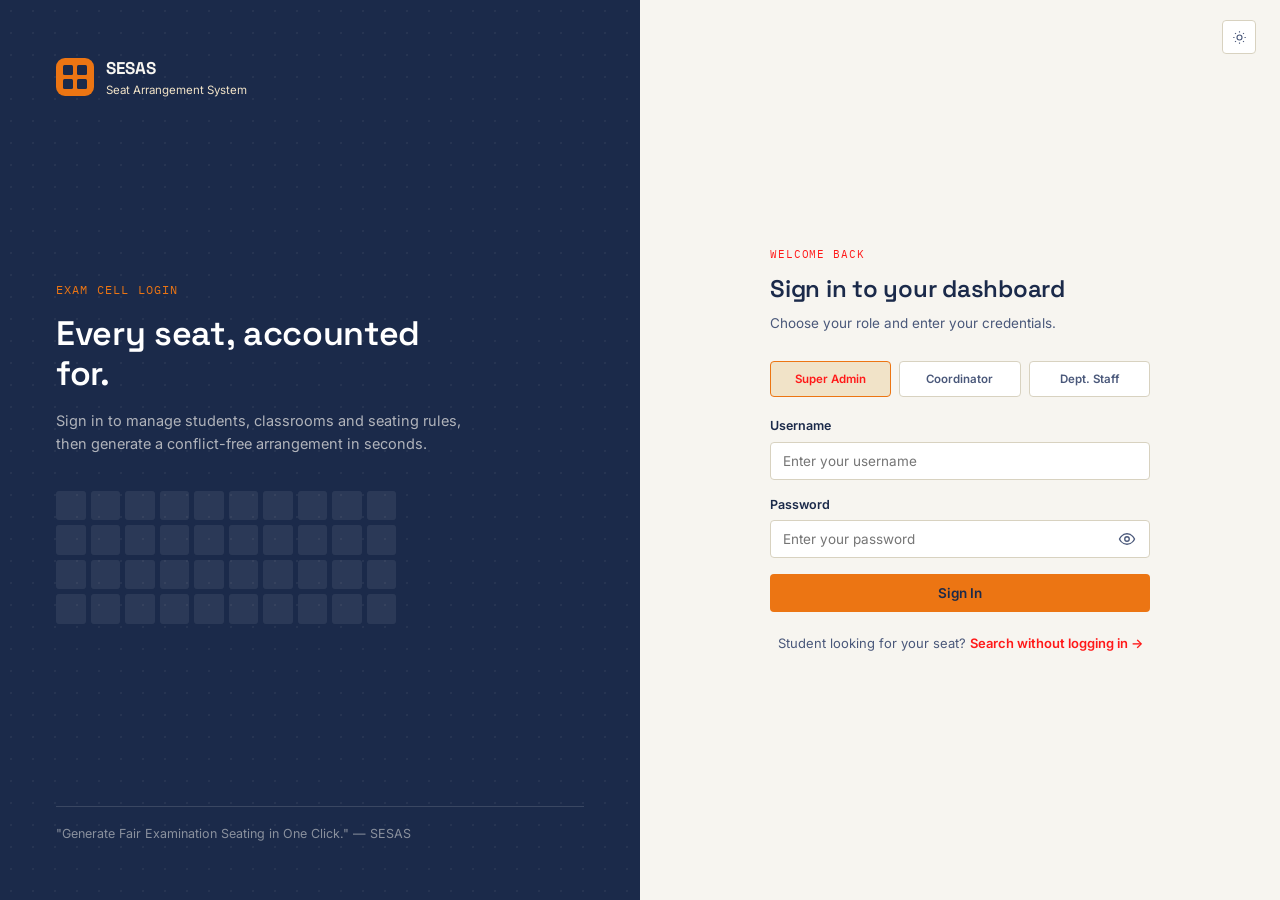
<file: frontend/login.html>
<!DOCTYPE html>
<html lang="en">
<head>
<meta charset="UTF-8">
<meta name="viewport" content="width=device-width, initial-scale=1.0">
<title>Sign in — SESAS</title>
<link rel="stylesheet" href="css/style.css">
<link rel="stylesheet" href="css/login.css">
<link rel="stylesheet" href="css/animations.css">
<link rel="stylesheet" href="css/responsive.css">
<script src="js/theme.js"></script>
</head>
<body>

<div class="auth-wrap">
  <div class="auth-side">
    <div class="brand">
      <span class="mark"><span></span><span></span><span></span><span></span></span>
      <span class="name">SESAS<small>Seat Arrangement System</small></span>
    </div>

    <button type="button" class="theme-toggle-landing" onclick="toggleTheme()" aria-label="Toggle dark mode" style="position:fixed;top:20px;right:24px;z-index:60;">
      <svg class="theme-icon-dark" width="15" height="15" viewBox="0 0 24 24" fill="none" stroke="currentColor" stroke-width="1.8" style="display:none;"><path d="M21 12.79A9 9 0 1 1 11.21 3 7 7 0 0 0 21 12.79z"/></svg>
      <svg class="theme-icon-light" width="15" height="15" viewBox="0 0 24 24" fill="none" stroke="currentColor" stroke-width="1.8"><circle cx="12" cy="12" r="4"/><path d="M12 2v2M12 20v2M4.93 4.93l1.41 1.41M17.66 17.66l1.41 1.41M2 12h2M20 12h2M6.34 17.66l-1.41 1.41M19.07 4.93l-1.41 1.41"/></svg>
    </button>

    <div class="auth-hero">
      <div class="eyebrow">Exam cell login</div>
      <h1>Every seat, accounted for.</h1>
      <p>Sign in to manage students, classrooms and seating rules, then generate a conflict-free arrangement in seconds.</p>
      <div class="seat-map" id="seatMap"></div>
    </div>

    <div class="quote">"Generate Fair Examination Seating in One Click." — SESAS</div>
  </div>

  <div class="auth-form-col">
    <div class="auth-card fade-up">
      <div class="kicker">Welcome back</div>
      <h2>Sign in to your dashboard</h2>
      <p class="sub">Choose your role and enter your credentials.</p>

      <div class="role-picker" id="rolePicker">
        <button type="button" class="active" data-role="admin">Super Admin</button>
        <button type="button" data-role="coordinator">Coordinator</button>
        <button type="button" data-role="staff">Dept. Staff</button>
      </div>

      <form id="loginForm">
        <div class="field">
          <label for="username">Username</label>
          <input type="text" id="username" placeholder="Enter your username" required>
        </div>
        <div class="field">
          <label for="password">Password</label>
          <div style="position:relative;">
            <input type="password" id="password" placeholder="Enter your password" required style="padding-right:42px;">
            <button type="button" id="togglePassword" style="position:absolute; right:10px; top:50%; transform:translateY(-50%); background:none; border:none; cursor:pointer; color:var(--ink-soft); padding:4px; display:flex; align-items:center; justify-content:center;" aria-label="Show password">
              <svg id="eyeOpen" width="18" height="18" viewBox="0 0 24 24" fill="none" stroke="currentColor" stroke-width="1.8"><path d="M2 12s3-7 10-7 10 7 10 7-3 7-10 7S2 12 2 12Z"/><circle cx="12" cy="12" r="3"/></svg>
              <svg id="eyeClosed" width="18" height="18" viewBox="0 0 24 24" fill="none" stroke="currentColor" stroke-width="1.8" style="display:none;"><path d="M9.88 9.88a3 3 0 1 0 4.24 4.24"/><path d="M10.73 5.08A10.43 10.43 0 0 1 12 5c7 0 10 7 10 7a13.16 13.16 0 0 1-1.67 2.68"/><path d="M6.61 6.61A13.526 13.526 0 0 0 2 12s3 7 10 7a9.74 9.74 0 0 0 5.39-1.61"/><line x1="2" y1="2" x2="22" y2="22"/></svg>
            </button>
          </div>
        </div>
        <button type="submit" class="btn btn-primary btn-block">
          <span id="loginBtnText">Sign In</span>
        </button>
      </form>

      <div class="auth-foot">Student looking for your seat? <a href="student-search.html">Search without logging in →</a></div>
    </div>
  </div>
</div>

<script src="js/api.js"></script>
<script src="js/app.js"></script>
<script>
  const seatMap = document.getElementById('seatMap');
  for (let i = 0; i < 40; i++) {
    const el = document.createElement('i');
    el.style.setProperty('--d', i);
    seatMap.appendChild(el);
  }

  let selectedRole = 'admin';
  document.querySelectorAll('#rolePicker button').forEach(btn => {
    btn.addEventListener('click', () => {
      document.querySelectorAll('#rolePicker button').forEach(b => b.classList.remove('active'));
      btn.classList.add('active');
      selectedRole = btn.dataset.role;
    });
  });

  document.getElementById('togglePassword').addEventListener('click', () => {
    const pw = document.getElementById('password');
    const isPassword = pw.type === 'password';
    pw.type = isPassword ? 'text' : 'password';
    document.getElementById('eyeOpen').style.display = isPassword ? 'none' : 'block';
    document.getElementById('eyeClosed').style.display = isPassword ? 'block' : 'none';
  });

  document.getElementById('loginForm').addEventListener('submit', async (e) => {
    e.preventDefault();
    const btnText = document.getElementById('loginBtnText');
    const originalText = btnText.innerHTML;
    btnText.innerHTML = '<span class="spinner"></span>';
    
    try {
      const username = document.getElementById('username').value;
      const pass = document.getElementById('password').value;
      
      const response = await Api.login(username, pass, selectedRole);
      
      const roleNames = { admin: 'Super Admin', coordinator: 'Exam Coordinator', staff: 'Department Staff' };
      const roleToUse = response.role || selectedRole;
      const nameToUse = response.name || roleNames[roleToUse] || 'User';
      
      startSession(roleToUse, nameToUse);
      window.location.href = 'dashboard.html';
    } catch (err) {
      alert(err.message || 'Login failed. Check your credentials.');
      btnText.innerHTML = originalText;
    }
  });
</script>
</body>
</html>
</file>
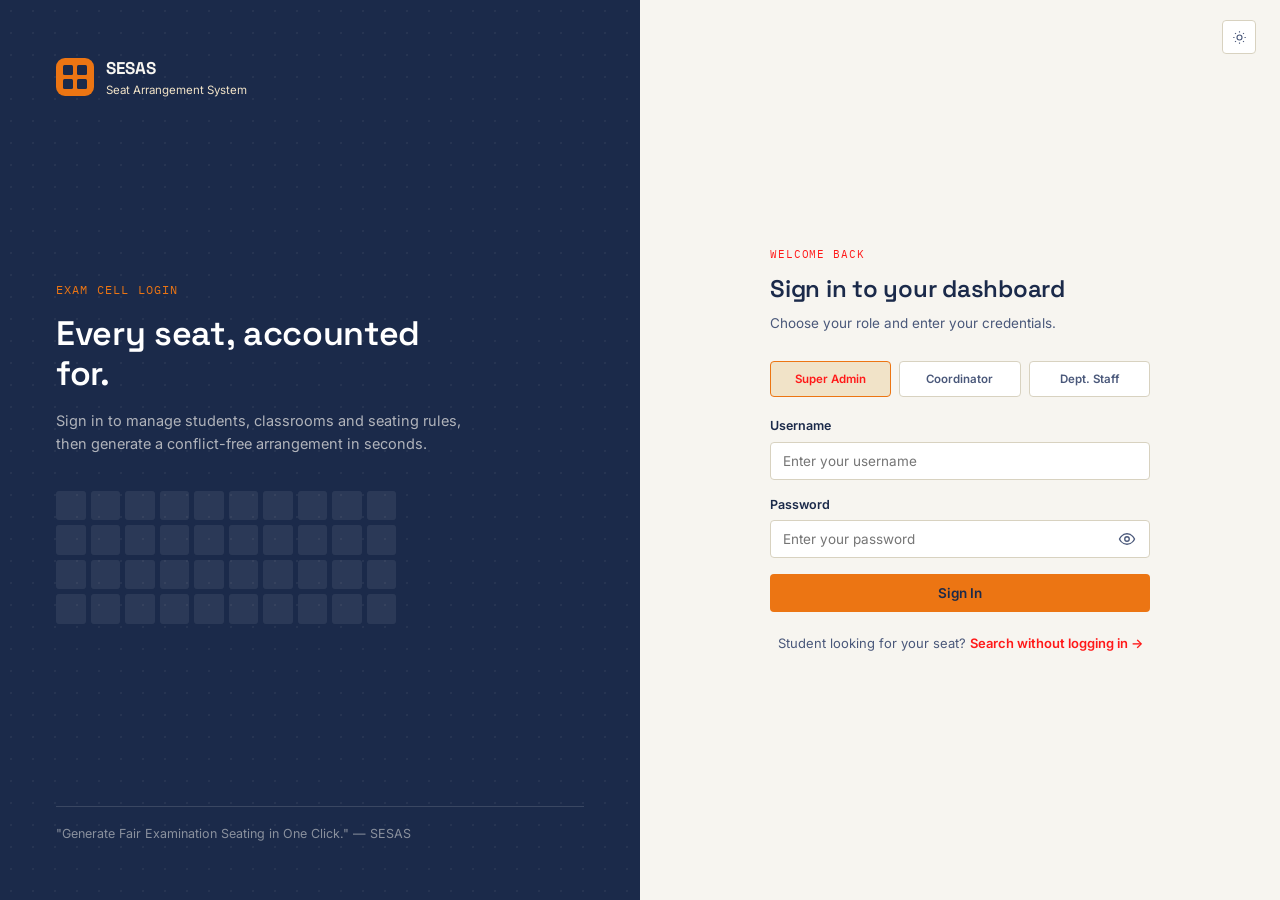
<file: frontend/reports.html>
<!DOCTYPE html>
<html lang="en">
<head>
<meta charset="UTF-8">
<meta name="viewport" content="width=device-width, initial-scale=1.0">
<title>Reports — SESAS</title>
<link rel="stylesheet" href="css/style.css">
<link rel="stylesheet" href="css/animations.css">
<link rel="stylesheet" href="css/responsive.css">
<script src="js/theme.js"></script>
<style>
  .report-tabs { display:flex; gap:8px; margin-bottom:20px; }
  .report-tab { padding:9px 16px; border-radius:20px; font-size:13px; font-weight:600; border:1.5px solid var(--line); background:var(--white); color:var(--ink-soft); }
  .report-tab.active { background: var(--ink); border-color: var(--ink); color: var(--paper); }
  .report-letterhead { text-align:center; margin-bottom:24px; padding-bottom:18px; border-bottom:2px solid var(--ink); }
  .report-letterhead h2 { font-size:20px; }

  /* ===== VTU Form B Styles ===== */
  .form-b-page {
    font-family: 'Times New Roman', Times, serif;
    max-width: 780px;
    margin: 0 auto 40px;
    padding: 24px;
    border: 1px solid #ccc;
    background: white;
    color: #000;
    font-size: 11pt;
    line-height: 1.4;
    box-sizing: border-box;
  }
  .fb-header {
    display: flex;
    align-items: flex-start;
    gap: 12px;
    margin-bottom: 16px;
  }
  .fb-header-left { flex-shrink: 0; }
  .fb-logo {
    width: 60px;
    height: 60px;
    object-fit: contain;
  }
  .fb-header-center { flex: 1; text-align: center; }
  .fb-uni-name {
    font-size: 14pt;
    font-weight: bold;
    text-transform: uppercase;
    letter-spacing: 0.02em;
    margin-bottom: 4px;
  }
  .fb-report-title {
    font-size: 10pt;
    font-weight: bold;
    margin-bottom: 4px;
  }
  .fb-exam-name {
    font-size: 10pt;
  }
  .fb-header-right {
    flex-shrink: 0;
    text-align: right;
  }
  .fb-form-label {
    font-size: 16pt;
    font-weight: bold;
    border: 2px solid #000;
    padding: 4px 12px;
    display: inline-block;
    margin-bottom: 10px;
  }
  .fb-block-row {
    font-size: 10pt;
    margin-top: 6px;
  }
  .fb-block-text { font-weight: bold; }
  .fb-block-input {
    border-bottom: 1px solid #000;
    display: inline-block;
    min-width: 80px;
    margin-left: 4px;
  }

  /* Info Table */
  .fb-info-table {
    width: 100%;
    border-collapse: collapse;
    margin-bottom: 16px;
    font-size: 10.5pt;
  }
  .fb-info-table td {
    border: 1px solid #000;
    padding: 5px 8px;
  }
  .fb-info-label {
    font-weight: bold;
    width: 22%;
    background: #f5f5f5;
  }
  .fb-info-value {
    width: 28%;
  }

  /* Attendance Table */
  .fb-attendance-table {
    width: 100%;
    border-collapse: collapse;
    margin-bottom: 12px;
    font-size: 10pt;
    table-layout: fixed;
  }
  .fb-attendance-table th,
  .fb-attendance-table td {
    border: 1px solid #000;
    padding: 4px 6px;
    text-align: left;
  }
  .fb-attendance-table th {
    font-weight: bold;
    text-align: center;
    font-size: 9pt;
    line-height: 1.3;
    vertical-align: middle;
  }
  .fb-attendance-table td {
    height: 22px;
    vertical-align: middle;
  }
  .fb-center { text-align: center; }
  .fb-col-sl { width: 6%; text-align: center; }
  .fb-col-usn { width: 16%; }
  .fb-col-booklet { width: 20%; }
  .fb-col-sig { width: 16%; }
  .fb-col-addl { width: 28%; }
  .fb-col-total { width: 14%; }

  /* Absentee Section */
  .fb-absentee-section {
    margin: 12px 0;
    font-size: 10pt;
  }
  .fb-absentee-line {
    display: flex;
    align-items: baseline;
    margin-bottom: 6px;
  }
  .fb-absentee-label {
    font-weight: bold;
    white-space: nowrap;
    margin-right: 8px;
  }
  .fb-absentee-dots {
    flex: 1;
    border-bottom: 1px solid #000;
    min-height: 1em;
  }

  /* Signature Section */
  .fb-signature-section {
    display: flex;
    justify-content: space-between;
    margin: 20px 0 16px;
    gap: 16px;
  }
  .fb-sig-block {
    flex: 1;
    font-size: 9.5pt;
  }
  .fb-sig-title {
    font-weight: bold;
    text-decoration: underline;
    margin-bottom: 8px;
    font-size: 9.5pt;
  }
  .fb-sig-line {
    margin-bottom: 4px;
    white-space: nowrap;
  }

  /* Footer */
  .fb-footer {
    margin-top: 16px;
    padding-top: 10px;
    border-top: 1px solid #999;
    font-size: 9pt;
  }
  .fb-footer-note {
    font-weight: bold;
    margin-bottom: 4px;
    font-size: 9.5pt;
  }
  .fb-footer-sub {
    font-style: italic;
    margin-bottom: 2px;
    color: #333;
  }

  /* Print Styles for Form B */
  @media print {
    @page {
      size: A4 portrait;
      margin: 1.27cm;
    }
    body {
      font-family: 'Times New Roman', Times, serif !important;
      background: white !important;
      color: black !important;
      -webkit-print-color-adjust: exact;
      print-color-adjust: exact;
    }
    .sidebar, .topbar, .sidebar-toggle, .no-print, .report-tabs { display: none !important; }
    .main { margin-left: 0 !important; padding: 0 !important; }
    .main-content { padding: 0 !important; max-width: none !important; }
    .app-shell { display: block !important; }

    .form-b-page {
      border: none;
      padding: 0;
      margin: 0 auto;
      width: 100%;
      max-width: 100%;
      box-sizing: border-box;
      page-break-after: always;
      page-break-inside: avoid;
    }
    .form-b-page:last-child { page-break-after: auto; }

    .fb-attendance-table {
      table-layout: fixed;
      width: 100%;
    }
    .fb-attendance-table th,
    .fb-attendance-table td,
    .fb-info-table td {
      border-color: black !important;
      color: black !important;
    }
    .fb-info-table { width: 100%; }
    .fb-info-label { background: #f0f0f0 !important; }
    .fb-logo { width: 50px; height: 50px; }
    .fb-signature-section { page-break-inside: avoid; }
    .fb-header { flex-wrap: wrap; gap: 8px; }
    .fb-uni-name { font-size: 12pt; }
    .fb-form-label { font-size: 14pt; padding: 3px 10px; }
    .fb-attendance-table th { font-size: 8pt; padding: 3px 4px; }
    .fb-attendance-table td { padding: 2px 4px; height: 18px; font-size: 9pt; }
    .fb-info-table td { padding: 3px 6px; font-size: 9pt; }
    .fb-col-sl { width: 6%; }
    .fb-col-usn { width: 18%; }
    .fb-col-booklet { width: 18%; }
    .fb-col-sig { width: 16%; }
    .fb-col-addl { width: 28%; }
    .fb-col-total { width: 14%; }
    .fb-signature-section { margin: 12px 0 10px; gap: 12px; }
    .fb-sig-block { font-size: 8.5pt; }
    .fb-footer { margin-top: 10px; padding-top: 6px; }
    .fb-footer-note { font-size: 8.5pt; }
    .fb-footer-sub { font-size: 8pt; }
    .fb-absentee-section { font-size: 9pt; }
  }
</style>
</head>
<body>

<div class="app-shell">
  <div id="sidebar-mount"></div>

  <div class="main">
    <div id="topbar-mount"></div>

    <div class="main-content">
      <div class="flex-between mb-16 no-print">
        <div class="report-tabs">
          <button class="report-tab active" data-tab="room">Room Wise PDF</button>
          <button class="report-tab" data-tab="formb">Form B (VTU)</button>
          <button class="report-tab" data-tab="invigilator">Invigilator Report</button>
        </div>
        <div class="flex gap-8">
          <button class="btn btn-outline btn-sm" id="exportCsvBtn">Export CSV</button>
          <button class="btn btn-primary btn-sm" id="printBtn">Print / Save PDF</button>
        </div>
      </div>

      <div id="reportContent"></div>
      <div id="noArrangement"></div>
    </div>
  </div>
</div>

<script src="js/api.js"></script>
<script src="js/app.js"></script>
<script>
  requireAuth();
  window.ACTIVE_PAGE = 'reports';
  window.PAGE_TITLE = 'Reports';
  window.PAGE_EYEBROW = 'Generate';
</script>
<script src="components/sidebar.js"></script>
<script src="components/navbar.js"></script>
<script src="components/cards.js"></script>
<script src="components/modal.js"></script>
<script src="js/seating.js"></script>
<script>
  document.addEventListener('DOMContentLoaded', () => {
    document.getElementById('noArrangement').innerHTML = emptyState({
      title: 'No arrangement generated yet',
      desc: 'Run the generator first, then come back here for VTU Form B and other reports.',
      actionHtml: `<a class="btn btn-primary btn-sm" href="generate.html">Go to Generate Seating</a>`
    });
  });
</script>
<script src="js/reports.js"></script>
</body>
</html>
</file>
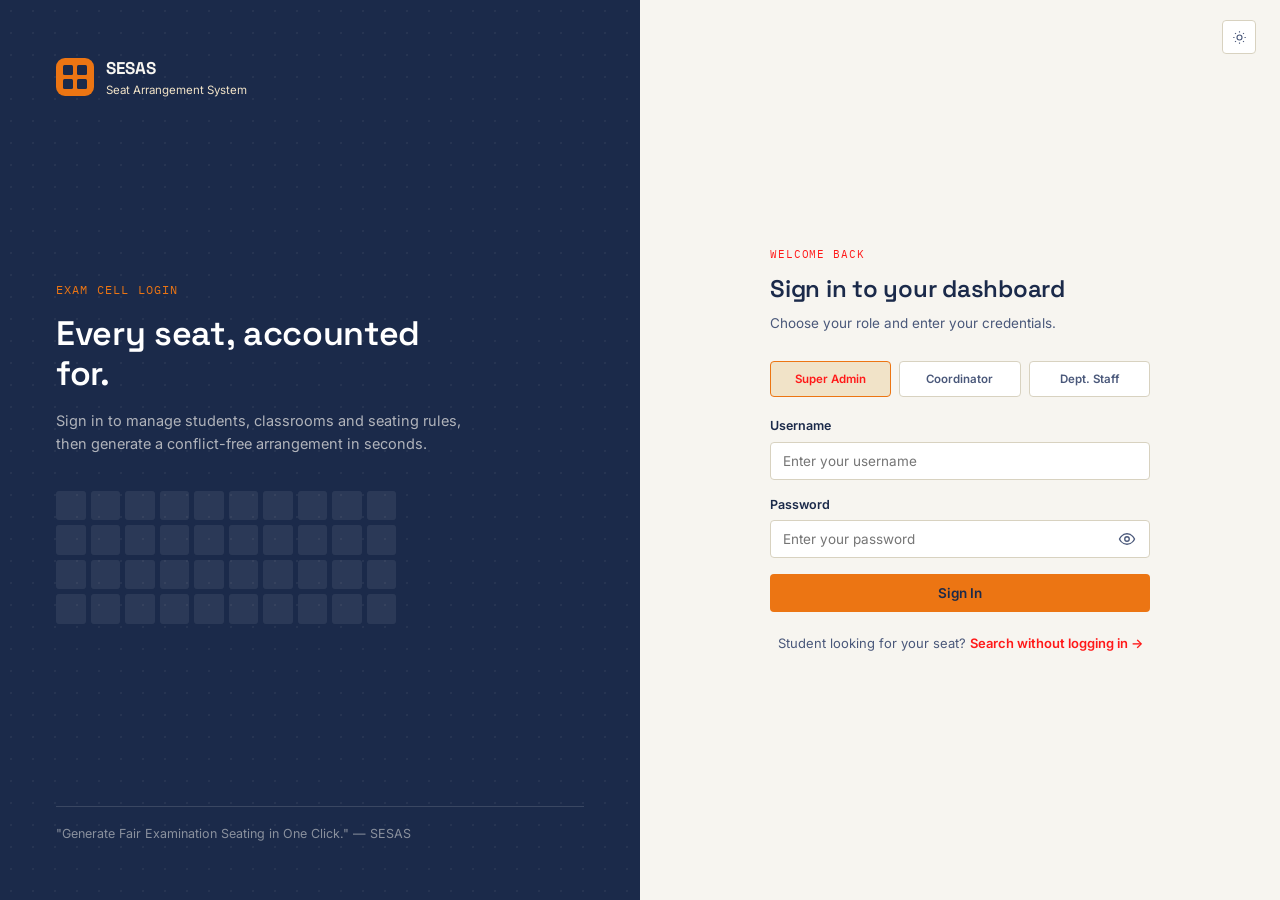
<file: frontend/seating-rules.html>
<!DOCTYPE html>
<html lang="en">
<head>
<meta charset="UTF-8">
<meta name="viewport" content="width=device-width, initial-scale=1.0">
<title>Seating Rules — SESAS</title>
<link rel="stylesheet" href="css/style.css">
<link rel="stylesheet" href="css/animations.css">
<link rel="stylesheet" href="css/responsive.css">
<script src="js/theme.js"></script>
</head>
<body>

<div class="app-shell">
  <div id="sidebar-mount"></div>

  <div class="main">
    <div id="topbar-mount"></div>

    <div class="main-content" style="max-width:920px;">
      <div style="display:grid; grid-template-columns: 1.2fr 1fr; gap:24px; align-items:start;">

        <div class="panel fade-up">
          <div class="panel-head">
            <div><h3>Seating Rules</h3><p>Enable the constraints the allocation engine must respect</p></div>
          </div>
          <div id="ruleGroup1"></div>
          <div class="panel-head mt-24"><div><h4 style="font-family:var(--font-display); font-size:14px;">Bench capacity</h4></div></div>
          <div id="benchGroup" class="field-row" style="margin-bottom:0;"></div>
        </div>

        <div class="panel fade-up fade-up-1" style="position:sticky; top:96px;">
          <div class="panel-head"><div><h3>What this means</h3></div></div>
          <p class="text-sm text-soft mb-16">A quick read on the rules you've enabled, in plain terms.</p>
          <ul id="ruleSummary" style="display:flex; flex-direction:column; gap:10px; font-size:13px;"></ul>
          <button class="btn btn-primary btn-block mt-24" id="saveRulesBtn">Save Rules &amp; Go to Generate</button>
        </div>

      </div>
    </div>
  </div>
</div>

<script src="js/api.js"></script>
<script src="js/app.js"></script>
<script>
  requireAuth();
  window.ACTIVE_PAGE = 'seating-rules';
  window.PAGE_TITLE = 'Seating Rules';
  window.PAGE_EYEBROW = 'Setup';
</script>
<script src="components/sidebar.js"></script>
<script src="components/navbar.js"></script>
<script src="components/modal.js"></script>
<script>
  const RULE_DEFS = [
    { key: 'separateBranches', title: 'Separate branches', desc: 'Treat each branch as its own queue rather than seating in USN order across all students.' },
    { key: 'noSameBranchLeftRight', title: 'No same branch left–right', desc: "A student's left and right neighbours must be from a different branch." },
    { key: 'noSameBranchFrontBack', title: 'No same branch front–back', desc: "A student's front and back neighbours must be from a different branch." },
    { key: 'alternateBranch', title: 'Alternate branch arrangement', desc: 'Cycle through branches in round-robin order so no branch dominates the seating sequence.' },
    { key: 'maintainUsnOrder', title: 'Maintain USN order', desc: 'Sort each branch queue by USN before placement (disable to shuffle within branch).' },
    { key: 'fillRoomCompletely', title: 'Fill room completely', desc: 'Use every seat in a room before moving to the next room.' },
    { key: 'avoidEmptyBenches', title: 'Avoid empty benches', desc: "Don't leave gaps — pack benches fully rather than spacing students out." },
    { key: 'randomizeSeats', title: 'Randomize seats', desc: 'Shuffle each branch queue instead of ordering by USN — useful for re-runs.' },
  ];

  let rules = {};

  async function renderRules() {
    rules = await Api.getRules();
    document.getElementById('ruleGroup1').innerHTML = RULE_DEFS.map(r => `
      <label class="checkline ${rules[r.key] ? 'checked' : ''}" data-key="${r.key}">
        <input type="checkbox" ${rules[r.key] ? 'checked' : ''}>
        <div>
          <div class="cl-title">${r.title}</div>
          <div class="cl-desc">${r.desc}</div>
        </div>
      </label>
    `).join('');

    document.getElementById('benchGroup').innerHTML = `
      <label class="checkline ${rules.benchMode === 1 ? 'checked' : ''}" data-bench="1">
        <input type="radio" name="bench" ${rules.benchMode === 1 ? 'checked' : ''}>
        <div><div class="cl-title">One student per bench</div><div class="cl-desc">Maximum spacing between students.</div></div>
      </label>
      <label class="checkline ${rules.benchMode === 2 ? 'checked' : ''}" data-bench="2">
        <input type="radio" name="bench" ${rules.benchMode === 2 ? 'checked' : ''}>
        <div><div class="cl-title">Two students per bench</div><div class="cl-desc">Higher room utilization.</div></div>
      </label>
    `;

    bindRuleEvents();
    renderSummary();
  }

  function bindRuleEvents() {
    document.querySelectorAll('[data-key]').forEach(el => {
      el.addEventListener('click', (e) => {
        e.preventDefault();
        const key = el.dataset.key;
        rules[key] = !rules[key];
        el.classList.toggle('checked', rules[key]);
        el.querySelector('input').checked = rules[key];
        renderSummary();
      });
    });
    document.querySelectorAll('[data-bench]').forEach(el => {
      el.addEventListener('click', (e) => {
        e.preventDefault();
        rules.benchMode = parseInt(el.dataset.bench, 10);
        document.querySelectorAll('[data-bench]').forEach(x => {
          x.classList.toggle('checked', parseInt(x.dataset.bench, 10) === rules.benchMode);
          x.querySelector('input').checked = parseInt(x.dataset.bench, 10) === rules.benchMode;
        });
        renderSummary();
      });
    });
  }

  function renderSummary() {
    const active = RULE_DEFS.filter(r => rules[r.key]);
    const list = document.getElementById('ruleSummary');
    if (!active.length) {
      list.innerHTML = `<li class="text-soft">No rules enabled — students will be seated in plain USN order with no adjacency checks.</li>`;
      return;
    }
    list.innerHTML = active.map(r => `
      <li style="display:flex; gap:8px;">
        <svg width="15" height="15" viewBox="0 0 24 24" fill="none" stroke="var(--pine)" stroke-width="2.2" style="flex-shrink:0; margin-top:2px;"><path d="M20 6 9 17l-5-5"/></svg>
        <span>${r.title}</span>
      </li>
    `).join('') + `<li style="display:flex; gap:8px; padding-top:10px; border-top:1px solid var(--line);">
        <span class="text-soft">Bench mode: <strong style="color:var(--ink)">${rules.benchMode === 2 ? 'Two per bench' : 'One per bench'}</strong></span>
      </li>`;
  }

  document.addEventListener('DOMContentLoaded', renderRules);

  document.getElementById('saveRulesBtn').addEventListener('click', async () => {
    await Api.saveRules(rules);
    showToast('Seating rules saved', 'success');
    setTimeout(() => { window.location.href = 'generate.html'; }, 600);
  });
</script>
</body>
</html>
</file>
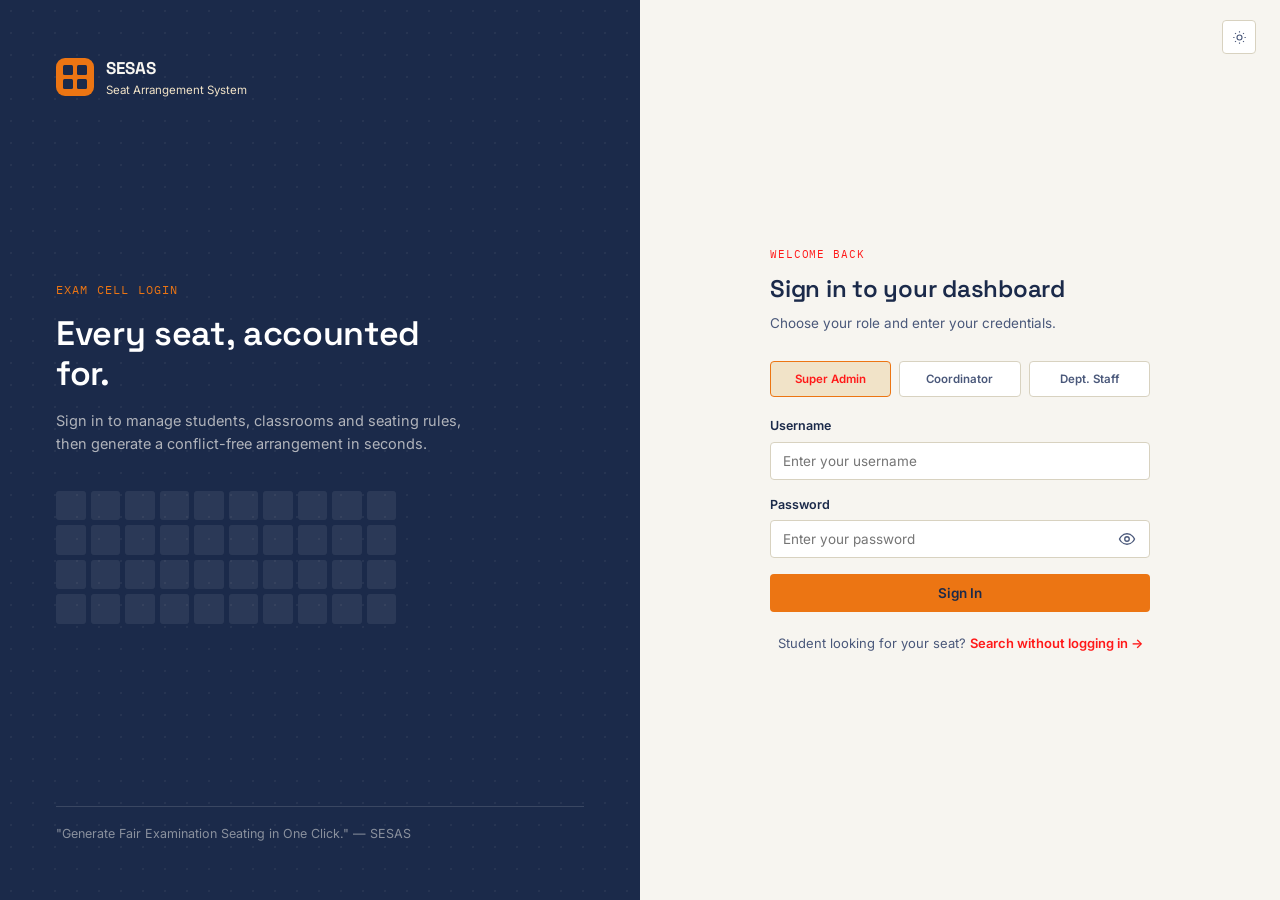
<file: frontend/settings.html>
<!DOCTYPE html>
<html lang="en">
<head>
<meta charset="UTF-8">
<meta name="viewport" content="width=device-width, initial-scale=1.0">
<title>Settings — SESAS</title>
<link rel="stylesheet" href="css/style.css">
<link rel="stylesheet" href="css/animations.css">
<link rel="stylesheet" href="css/responsive.css">
<script src="js/theme.js"></script>
</head>
<body>

<div class="app-shell">
  <div id="sidebar-mount"></div>

  <div class="main">
    <div id="topbar-mount"></div>

    <div class="main-content" style="max-width:760px;">

      <div class="panel fade-up mb-24">
        <div class="panel-head"><div><h3>College Information</h3><p>Shown on reports, letterheads and the sidebar</p></div></div>
        <form id="collegeForm">
          <div class="field">
            <label>College Name</label>
            <input type="text" id="fCollegeName" required>
          </div>
          <div class="field">
            <label>Address</label>
            <textarea id="fAddress" rows="2"></textarea>
          </div>
          <div class="field-row">
            <div class="field">
              <label>Semester</label>
              <input type="text" id="fSemester" placeholder="Even Semester">
            </div>
            <div class="field">
              <label>Academic Year</label>
              <input type="text" id="fYear" placeholder="2025-26">
            </div>
          </div>
          <button type="submit" class="btn btn-primary">Save Changes</button>
        </form>
      </div>

      <div class="panel fade-up fade-up-1 mb-24">
        <div class="panel-head"><div><h3>Security</h3><p>Access controls for this exam cell</p></div></div>
        <label class="checkline checked"><input type="checkbox" checked disabled><div><div class="cl-title">Role-based login</div><div class="cl-desc">Admin, Coordinator and Staff see different levels of access.</div></div></label>
        <label class="checkline checked"><input type="checkbox" checked disabled><div><div class="cl-title">Audit logs</div><div class="cl-desc">Every upload, edit and generation is recorded in Recent Activity.</div></div></label>
        <label class="checkline checked"><input type="checkbox" checked disabled><div><div class="cl-title">Data encryption in transit</div><div class="cl-desc">Enforced automatically once connected to the FastAPI backend.</div></div></label>
      </div>

      <div class="panel fade-up fade-up-2">
        <div class="panel-head"><div><h3>Demo Data</h3><p>This frontend runs on data stored in your browser</p></div></div>
        <p class="text-sm text-soft mb-16">Reset restores the original sample students, classrooms and rules. Useful for demos or if things get into a strange state.</p>
        <button class="btn btn-danger" id="resetBtn">Reset Demo Data</button>
      </div>

    </div>
  </div>
</div>

<script src="js/api.js"></script>
<script src="js/app.js"></script>
<script>
  requireAuth();
  window.ACTIVE_PAGE = 'settings';
  window.PAGE_TITLE = 'Settings';
</script>
<script src="components/sidebar.js"></script>
<script src="components/navbar.js"></script>
<script src="components/modal.js"></script>
<script>
  document.addEventListener('DOMContentLoaded', async () => {
    const college = await Api.getCollege();
    document.getElementById('fCollegeName').value = college.name || '';
    document.getElementById('fAddress').value = college.address || '';
    document.getElementById('fSemester').value = college.semester || '';
    document.getElementById('fYear').value = college.year || '';
  });

  document.getElementById('collegeForm').addEventListener('submit', async (e) => {
    e.preventDefault();
    await Api.saveCollege({
      name: document.getElementById('fCollegeName').value.trim(),
      address: document.getElementById('fAddress').value.trim(),
      semester: document.getElementById('fSemester').value.trim(),
      year: document.getElementById('fYear').value.trim(),
      logo: ''
    });
    showToast('College information saved', 'success');
  });

  document.getElementById('resetBtn').addEventListener('click', () => {
    if (confirm('Reset all demo data? This will restore the original sample dataset.')) {
      Api.resetDemo();
      showToast('Demo data reset', 'success');
      setTimeout(() => window.location.reload(), 600);
    }
  });
</script>
</body>
</html>
</file>
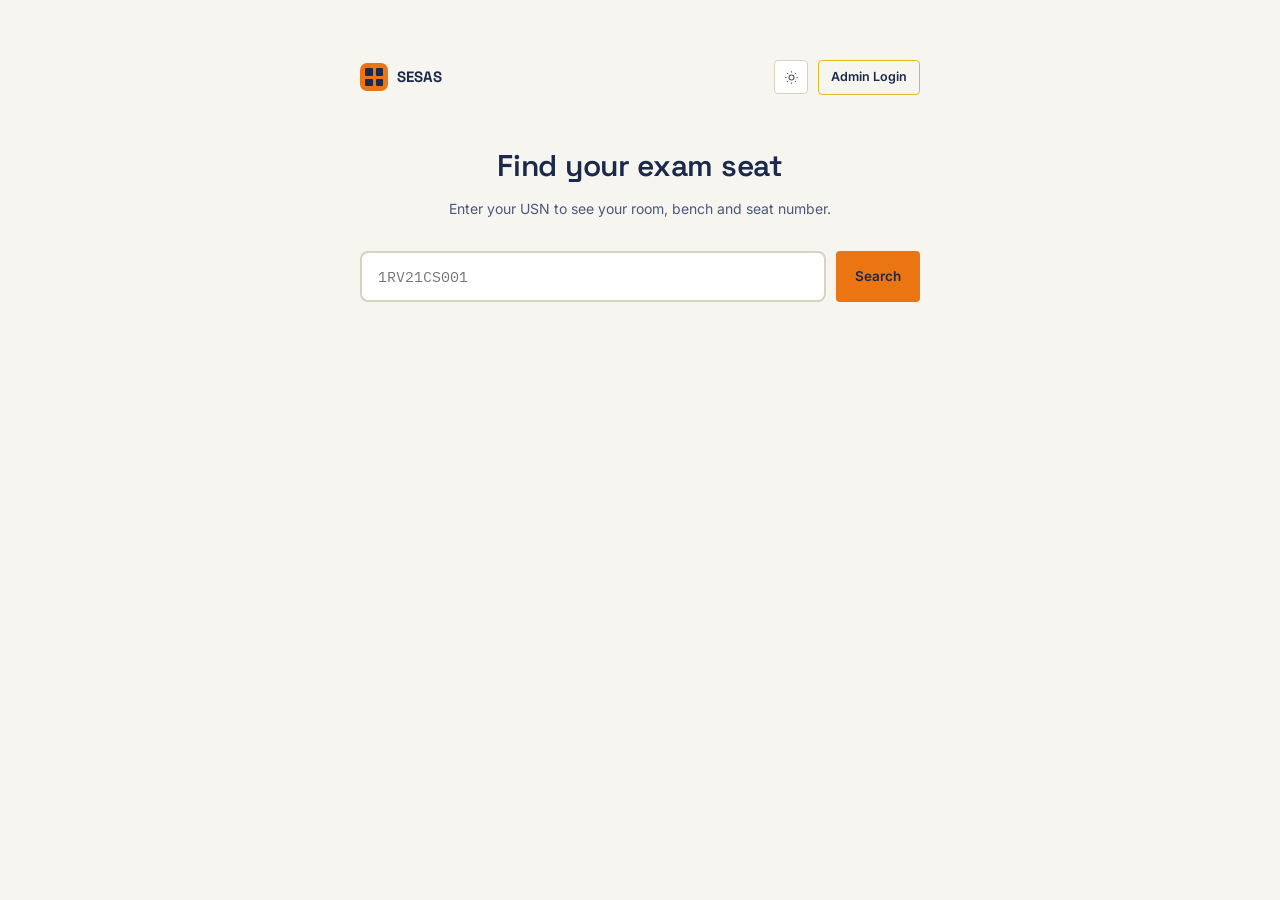
<file: frontend/student-search.html>
<!DOCTYPE html>
<html lang="en">
<head>
<meta charset="UTF-8">
<meta name="viewport" content="width=device-width, initial-scale=1.0">
<title>Find My Seat — SESAS</title>
<link rel="stylesheet" href="css/style.css">
<link rel="stylesheet" href="css/animations.css">
<link rel="stylesheet" href="css/responsive.css">
<script src="js/theme.js"></script>
<style>
  .search-wrap { min-height:100vh; display:flex; flex-direction:column; align-items:center; padding:60px 24px; }
  .search-nav { width:100%; max-width:560px; display:flex; justify-content:space-between; align-items:center; margin-bottom:48px; }
  .search-nav .brand { display:flex; align-items:center; gap:9px; }
  .search-nav .brand .mark { width:28px; height:28px; border-radius:7px; background:var(--brass); display:grid; grid-template-columns:repeat(2,1fr); grid-template-rows:repeat(2,1fr); gap:3px; padding:5px; }
  .search-nav .brand .mark span { background: var(--ink); border-radius:1px; }
  .search-nav .brand .name { font-family: var(--font-display); font-weight:700; font-size:15px; }

  .search-card { width:100%; max-width:560px; text-align:center; }
  .search-card h1 { font-size:30px; margin-bottom:10px; }
  .search-card p.lead { color: var(--ink-soft); font-size:14px; margin-bottom:32px; }

  .search-box { display:flex; gap:10px; }
  .search-box input { flex:1; padding:14px 16px; font-family: var(--font-mono); font-size:15px; border:2px solid var(--line); border-radius:var(--radius-md); text-transform:uppercase; }
  .search-box input:focus { outline:none; border-color: var(--brass); }

  .result-card { margin-top:32px; background: var(--white); border:1px solid var(--line); border-radius: var(--radius-lg); padding:32px; text-align:left; box-shadow: var(--shadow-md); }
  .result-card .rc-usn { font-family: var(--font-mono); font-size:13px; color: var(--brass-dark); margin-bottom:4px; }
  .result-card .rc-name { font-family: var(--font-display); font-size:22px; margin-bottom:20px; }
  .result-grid { display:grid; grid-template-columns: repeat(2,1fr); gap:16px; }
  .result-item { background: var(--parchment); border-radius: var(--radius-sm); padding:14px 16px; }
  .result-item .ri-label { font-size:10.5px; text-transform:uppercase; letter-spacing:0.05em; color: var(--ink-soft); font-weight:600; margin-bottom:5px; }
  .result-item .ri-value { font-family: var(--font-display); font-size:20px; font-weight:700; }
  .result-item .ri-value.mono { font-family: var(--font-mono); }
  .not-found { margin-top:24px; padding:18px; background: var(--rust-tint); color: var(--rust); border-radius: var(--radius-md); font-size:13.5px; text-align:left; }
  .room-preview-card { margin-top:24px; padding:24px; background: var(--parchment); border-radius: var(--radius-md); }
  .room-preview-card h4 { font-size:14px; font-weight:600; margin-bottom:12px; }
  .seat-grid { display:grid; gap:5px; max-width:100%; }
  .seat-grid .sg-cell { aspect-ratio:1; border-radius:4px; display:flex; flex-direction:column; align-items:center; justify-content:center; font-family:var(--font-mono); font-size:8px; color:white; text-align:center; padding:1px; overflow:hidden; }
  .seat-grid .sg-cell .sg-usn { font-weight:600; font-size:7.5px; line-height:1.1; }
  .seat-grid .sg-cell .sg-branch { font-size:6.5px; opacity:0.85; }
  .seat-grid .sg-cell.empty { background: var(--line); color: var(--parchment); }
  .seat-grid .sg-cell.highlight { outline:3px solid var(--brass); outline-offset:1px; z-index:1; }
</style>
</head>
<body>

<div class="search-wrap">
  <div class="search-nav">
    <a href="index.html" class="brand">
      <span class="mark"><span></span><span></span><span></span><span></span></span>
      <span class="name">SESAS</span>
    </a>
    <div style="display:flex;align-items:center;gap:10px;">
      <button type="button" class="theme-toggle-landing" onclick="toggleTheme()" aria-label="Toggle dark mode">
        <svg class="theme-icon-dark" width="15" height="15" viewBox="0 0 24 24" fill="none" stroke="currentColor" stroke-width="1.8" style="display:none;"><path d="M21 12.79A9 9 0 1 1 11.21 3 7 7 0 0 0 21 12.79z"/></svg>
        <svg class="theme-icon-light" width="15" height="15" viewBox="0 0 24 24" fill="none" stroke="currentColor" stroke-width="1.8"><circle cx="12" cy="12" r="4"/><path d="M12 2v2M12 20v2M4.93 4.93l1.41 1.41M17.66 17.66l1.41 1.41M2 12h2M20 12h2M6.34 17.66l-1.41 1.41M19.07 4.93l-1.41 1.41"/></svg>
      </button>
      <a href="login.html" class="btn btn-outline btn-sm">Admin Login</a>
    </div>
  </div>

  <div class="search-card fade-up">
    <h1>Find your exam seat</h1>
    <p class="lead">Enter your USN to see your room, bench and seat number.</p>

    <form id="searchForm" class="search-box">
      <input type="text" id="usnInput" placeholder="1RV21CS001" autocomplete="off" required>
      <button type="submit" class="btn btn-primary">Search</button>
    </form>

    <div id="resultArea"></div>
  </div>
</div>

<script src="js/api.js"></script>
<script src="js/app.js"></script>
<script src="js/seating.js"></script>
<script>
  document.getElementById('searchForm').addEventListener('submit', async (e) => {
    e.preventDefault();
    const usn = document.getElementById('usnInput').value.trim().toUpperCase();
    const resultArea = document.getElementById('resultArea');
    const arrangement = await Api.getArrangement();

    if (!arrangement) {
      resultArea.innerHTML = `<div class="not-found">No seating arrangement has been generated yet. Please check back closer to your exam date.</div>`;
      return;
    }

    const flat = flattenArrangement(arrangement);
    const found = flat.find(s => s.usn === usn);

    if (!found) {
      resultArea.innerHTML = `<div class="not-found">No seat found for <strong>${escapeHtml(usn)}</strong>. Double-check your USN or contact your exam coordinator.</div>`;
      return;
    }

    const roomData = arrangement.rooms.find(r => r.room === found.room);
    let roomGridHtml = '';
    if (roomData) {
      roomGridHtml = `
        <div class="room-preview-card">
          <h4>Room ${escapeHtml(roomData.room)} — Seat Layout</h4>
          <div class="seat-grid" style="grid-template-columns: repeat(${roomData.cols}, 1fr); max-width:${Math.min(roomData.cols * 56, 400)}px;">
            ${roomData.grid.map((row, r) => row.map((s, c) => {
              const seatLabel = `R${r + 1}C${c + 1}`;
              const isFound = seatLabel === found.seatLabel;
              return s ? `
                <div class="sg-cell${isFound ? ' highlight' : ''}" style="background:${branchColor(s.branch)}; animation-delay:${(r * roomData.cols + c) * 10}ms" title="${s.usn} — ${s.name} (${s.branch})">
                  <div class="sg-usn">${s.usn.slice(-4)}</div>
                  <div class="sg-branch">${s.branch}</div>
                </div>
              ` : `<div class="sg-cell empty">–</div>`;
            }).join('')).join('')}
          </div>
        </div>
      `;
    }

    resultArea.innerHTML = `
      <div class="result-card pop-in">
        <div class="rc-usn">${found.usn}</div>
        <div class="rc-name">${escapeHtml(found.name)}</div>
        <div class="result-grid">
          <div class="result-item"><div class="ri-label">Room</div><div class="ri-value mono">${found.room}</div></div>
          <div class="result-item"><div class="ri-label">Seat</div><div class="ri-value mono">${found.seatLabel}</div></div>
          <div class="result-item"><div class="ri-label">Branch</div><div class="ri-value">${found.branch}</div></div>
          <div class="result-item"><div class="ri-label">Semester</div><div class="ri-value">${found.semester}</div></div>
        </div>
        ${roomGridHtml}
      </div>
    `;
  });
</script>
</body>
</html>
</file>
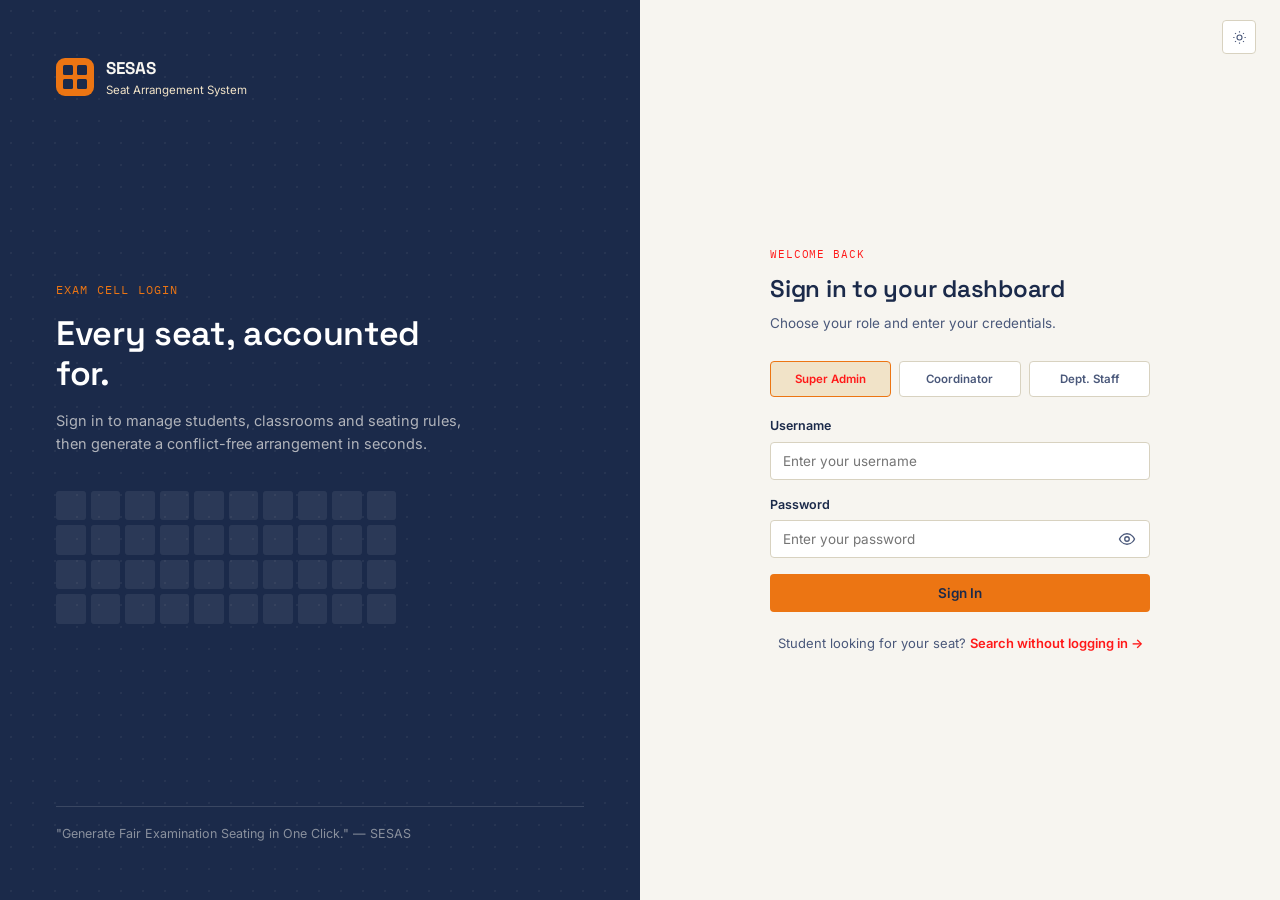
<file: frontend/students.html>
<!DOCTYPE html>
<html lang="en">
<head>
<meta charset="UTF-8">
<meta name="viewport" content="width=device-width, initial-scale=1.0">
<title>Student Database — SESAS</title>
<link rel="stylesheet" href="css/style.css">
<link rel="stylesheet" href="css/animations.css">
<link rel="stylesheet" href="css/responsive.css">
<script src="js/theme.js"></script>
</head>
<body>

<div class="app-shell">
  <div id="sidebar-mount"></div>

  <div class="main">
    <div id="topbar-mount"></div>

    <div class="main-content">
      <div class="panel fade-up">
        <div class="panel-head">
          <div><h3>Student Database</h3><p id="studentCount" class="text-sm text-soft">— students</p></div>
          <div class="flex gap-8">
            <button class="btn btn-outline btn-sm" id="exportBtn">Export CSV</button>
            <button class="btn btn-outline btn-sm" id="uploadBtn">Upload Excel/CSV</button>
            <button class="btn btn-primary btn-sm" id="addStudentBtn">+ Add Student</button>
          </div>
        </div>

        <div class="flex gap-12 mb-16" style="flex-wrap:wrap;">
          <input type="text" id="studentSearch" placeholder="Search by USN or name…" style="flex:1; min-width:220px; padding:10px 12px; border:1.5px solid var(--line); border-radius:4px; font-size:13.5px;">
          <select id="branchFilter" style="padding:10px 12px; border:1.5px solid var(--line); border-radius:4px; font-size:13.5px;">
            <option value="all">All branches</option>
          </select>
          <button class="btn btn-danger btn-sm" id="clearAllBtn">Clear All</button>
        </div>

        <div class="table-wrap">
          <table id="studentTable">
            <thead><tr><th>USN</th><th>Name</th><th>Branch</th><th>Semester</th><th>Seat</th><th>Actions</th></tr></thead>
            <tbody id="studentTbody"></tbody>
          </table>
        </div>
        <div id="studentEmpty" style="display:none;"></div>
      </div>
    </div>
  </div>
</div>

<script src="js/api.js"></script>
<script src="js/app.js"></script>
<script>
  requireAuth();
  window.ACTIVE_PAGE = 'students';
  window.PAGE_TITLE = 'Student Database';
  window.PAGE_EYEBROW = 'Setup';
</script>
<script src="js/seating.js"></script>
<script src="components/sidebar.js"></script>
<script src="components/navbar.js"></script>
<script src="components/cards.js"></script>
<script src="components/modal.js"></script>
<script>
  document.addEventListener('DOMContentLoaded', () => {
    document.getElementById('studentEmpty').innerHTML = emptyState({
      title: 'No students found',
      desc: 'Add a student manually or upload a CSV to populate the database.',
      actionHtml: '<button class="btn btn-primary btn-sm" onclick="openAddStudent()">+ Add Student</button>'
    });
  });
</script>
<script src="js/students.js"></script>
</body>
</html>
</file>
<file: frontend/css/style.css>
/* ==========================================================================
   SESAS — Smart Exam Seat Arrangement System
   Design system: "Hall Ticket" — institutional navy + brass on warm paper,
   with a literal seat-grid motif used throughout (dot grids, room maps).
   Fonts: Space Grotesk (display), Inter (body), IBM Plex Mono (data/IDs).
   ========================================================================== */

@import url('https://fonts.googleapis.com/css2?family=Space+Grotesk:wght@500;600;700&family=Inter:wght@400;500;600;700&family=IBM+Plex+Mono:wght@400;500;600&display=swap');

:root {
  /* ---- Palette -------------------------------------------------------- */
  --ink:        #1B2A4A;   /* primary text, sidebar, headings */
  --ink-soft:   #4A587A;   /* secondary text */
  --paper:      #F7F5F0;   /* app background */
  --parchment:  #EDE8DC;   /* card / panel surface */
  --parchment-2:#E3DDCC;   /* hover surface */
  --brass:      #ec7513;   /* primary accent — stamps, active states */
  --brass-dark: #ff1919;
  --brass-tint: #F1E3C8;
  --pine:       #3F6E52;   /* success / available seat */
  --pine-tint:  #E1EBE3;
  --rust:       #e22a01;   /* error / conflict / occupied-wrong */
  --rust-tint:  #F3E2DC;
  --line:       #D8D2C0;   /* hairline borders */
  --line-dark:  #e6b926;
  --white:      #FFFFFF;

  /* ---- Type ------------------------------------------------------------ */
  --font-display: 'Space Grotesk', sans-serif;
  --font-body: 'Inter', sans-serif;
  --font-mono: 'IBM Plex Mono', monospace;

  /* ---- Layout ------------------------------------------------------------ */
  --sidebar-w: 248px;
  --radius-sm: 4px;
  --radius-md: 8px;
  --radius-lg: 14px;
  --shadow-sm: 0 1px 2px rgba(27, 42, 74, 0.06);
  --shadow-md: 0 6px 20px rgba(27, 42, 74, 0.10);
  --shadow-lg: 0 16px 40px rgba(27, 42, 74, 0.16);
}

* { box-sizing: border-box; margin: 0; padding: 0; }

html { -webkit-font-smoothing: antialiased; scroll-behavior: smooth; }

body {
  font-family: var(--font-body);
  background: var(--paper);
  color: var(--ink);
  font-size: 15px;
  line-height: 1.5;
  min-height: 100vh;
}

/* Seat-grid dot texture — the app's signature motif. Used as a background
   wash on panels that represent "unfilled" states (empty rooms, auth screens,
   empty tables) so the dots read as unplaced seats waiting to be assigned. */
.seat-texture {
  background-image: radial-gradient(var(--line-dark) 1px, transparent 1px);
  background-size: 16px 16px;
  background-position: -4px -4px;
}

a { color: inherit; text-decoration: none; }
ul { list-style: none; }
img { max-width: 100%; display: block; }
button { font-family: inherit; cursor: pointer; }
input, select, textarea { font-family: inherit; }

h1, h2, h3, h4 {
  font-family: var(--font-display);
  color: var(--ink);
  font-weight: 600;
  letter-spacing: -0.01em;
}

.mono { font-family: var(--font-mono); }

/* ---- App shell ----------------------------------------------------------- */
.app-shell {
  display: flex;
  min-height: 100vh;
}

.main {
  margin-left: var(--sidebar-w);
  flex: 1;
  min-width: 0;
  display: flex;
  flex-direction: column;
}

.main-content {
  padding: 32px 40px 64px;
  max-width: 1280px;
  width: 100%;
}

/* ---- Sidebar --------------------------------------------------------- */
.sidebar {
  width: var(--sidebar-w);
  background: var(--ink);
  color: var(--paper);
  position: fixed;
  top: 0; left: 0; bottom: 0;
  display: flex;
  flex-direction: column;
  z-index: 40;
  transition: transform 0.25s ease;
}

.sidebar-brand {
  display: flex;
  align-items: center;
  gap: 10px;
  padding: 22px 22px 18px;
  border-bottom: 1px solid rgba(247,245,240,0.10);
}

.sidebar-brand .mark {
  width: 30px; height: 30px;
  border-radius: 7px;
  background: var(--brass);
  display: grid;
  grid-template-columns: repeat(2, 1fr);
  grid-template-rows: repeat(2, 1fr);
  gap: 3px;
  padding: 6px;
  flex-shrink: 0;
}
.sidebar-brand .mark span { background: var(--ink); border-radius: 1px; }

.sidebar-brand .name {
  font-family: var(--font-display);
  font-weight: 700;
  font-size: 15px;
  letter-spacing: 0.01em;
  color: var(--white);
}
.sidebar-brand .name small {
  display: block;
  font-family: var(--font-body);
  font-weight: 400;
  font-size: 11px;
  color: var(--brass-tint);
  letter-spacing: 0.02em;
  margin-top: 1px;
}

.sidebar-college {
  padding: 14px 22px;
  font-size: 12.5px;
  color: rgba(247,245,240,0.6);
  border-bottom: 1px solid rgba(247,245,240,0.10);
}
.sidebar-college strong { display: block; color: var(--paper); font-size: 13px; font-weight: 600; margin-bottom: 2px; }

.sidebar-nav {
  flex: 1;
  overflow-y: auto;
  padding: 14px 12px;
}

.sidebar-nav .nav-label {
  font-size: 10.5px;
  text-transform: uppercase;
  letter-spacing: 0.08em;
  color: rgba(247,245,240,0.38);
  padding: 14px 12px 6px;
}

.sidebar-nav a {
  display: flex;
  align-items: center;
  gap: 11px;
  padding: 10px 12px;
  border-radius: var(--radius-sm);
  font-size: 13.5px;
  font-weight: 500;
  color: rgba(247,245,240,0.78);
  margin-bottom: 2px;
  transition: background 0.15s ease, color 0.15s ease;
}
.sidebar-nav a .ico { width: 17px; height: 17px; flex-shrink: 0; opacity: 0.85; }
.sidebar-nav a:hover { background: rgba(247,245,240,0.07); color: var(--white); }
.sidebar-nav a.active {
  background: var(--brass);
  color: var(--ink);
  font-weight: 600;
}
.sidebar-nav a.active .ico { opacity: 1; }

.sidebar-foot {
  padding: 16px 22px;
  border-top: 1px solid rgba(247,245,240,0.10);
  font-size: 12px;
  color: rgba(247,245,240,0.5);
}
.sidebar-foot a { color: rgba(247,245,240,0.5); }
.sidebar-foot a:hover { color: var(--white); }

.sidebar-toggle {
  display: none;
  position: fixed;
  top: 16px; left: 16px;
  z-index: 50;
  background: var(--ink);
  color: var(--paper);
  border: none;
  width: 40px; height: 40px;
  border-radius: var(--radius-md);
  align-items: center;
  justify-content: center;
  box-shadow: var(--shadow-md);
}

.sidebar-scrim {
  display: none;
  position: fixed;
  inset: 0;
  background: rgba(27,42,74,0.45);
  z-index: 39;
}

/* ---- Topbar ------------------------------------------------------------ */
.topbar {
  position: sticky;
  top: 0;
  z-index: 20;
  background: rgba(247,245,240,0.92);
  backdrop-filter: blur(6px);
  border-bottom: 1px solid var(--line);
  padding: 16px 40px;
  display: flex;
  align-items: center;
  justify-content: space-between;
  gap: 18px;
}

.topbar h1 { font-size: 20px; }
.topbar .eyebrow {
  font-family: var(--font-mono);
  font-size: 11px;
  color: var(--brass-dark);
  text-transform: uppercase;
  letter-spacing: 0.08em;
  margin-bottom: 3px;
}

.topbar-right { display: flex; align-items: center; gap: 14px; }

.avatar {
  width: 36px; height: 36px;
  border-radius: 50%;
  background: var(--brass-tint);
  color: var(--brass-dark);
  display: flex; align-items: center; justify-content: center;
  font-family: var(--font-display);
  font-weight: 700;
  font-size: 13px;
  border: 1.5px solid var(--brass);
}

/* ---- Buttons ------------------------------------------------------------ */
.btn {
  display: inline-flex;
  align-items: center;
  justify-content: center;
  gap: 8px;
  padding: 10px 18px;
  border-radius: var(--radius-sm);
  font-size: 13.5px;
  font-weight: 600;
  border: 1.5px solid transparent;
  transition: transform 0.12s ease, background 0.15s ease, border-color 0.15s ease, box-shadow 0.15s ease;
  white-space: nowrap;
}
.btn:active { transform: translateY(1px); }

.btn-primary { background: var(--brass); color: var(--ink); }
.btn-primary:hover { background: var(--brass-dark); color: var(--white); }

.btn-dark { background: var(--ink); color: var(--paper); }
.btn-dark:hover { background: #101c33; }

.btn-outline { background: transparent; border-color: var(--line-dark); color: var(--ink); }
.btn-outline:hover { border-color: var(--ink); background: var(--parchment); }

.btn-ghost { background: transparent; color: var(--ink-soft); }
.btn-ghost:hover { background: var(--parchment); color: var(--ink); }

.btn-danger { background: transparent; border-color: var(--rust); color: var(--rust); }
.btn-danger:hover { background: var(--rust); color: var(--white); }

.btn-sm { padding: 7px 12px; font-size: 12.5px; }
.btn-block { width: 100%; }
.btn[disabled] { opacity: 0.5; pointer-events: none; }

.icon-btn {
  width: 34px; height: 34px;
  display: inline-flex; align-items: center; justify-content: center;
  border-radius: var(--radius-sm);
  border: 1.5px solid var(--line);
  background: var(--white);
  color: var(--ink-soft);
}
.icon-btn:hover { border-color: var(--ink); color: var(--ink); }

/* ---- Cards & panels ---------------------------------------------------- */
.panel {
  background: var(--white);
  border: 1px solid var(--line);
  border-radius: var(--radius-lg);
  padding: 24px;
}

.panel-head {
  display: flex;
  align-items: center;
  justify-content: space-between;
  gap: 16px;
  margin-bottom: 18px;
}
.panel-head h3 { font-size: 16px; }
.panel-head p { font-size: 12.5px; color: var(--ink-soft); margin-top: 2px; }

.card-grid {
  display: grid;
  grid-template-columns: repeat(4, 1fr);
  gap: 16px;
}

.stat-card {
  background: var(--white);
  border: 1px solid var(--line);
  border-radius: var(--radius-lg);
  padding: 18px 20px;
  position: relative;
  overflow: hidden;
}
.stat-card .stat-label {
  font-size: 11.5px;
  text-transform: uppercase;
  letter-spacing: 0.06em;
  color: var(--ink-soft);
  font-weight: 600;
  margin-bottom: 10px;
}
.stat-card .stat-value {
  font-family: var(--font-display);
  font-size: 30px;
  font-weight: 700;
  color: var(--ink);
}
.stat-card .stat-sub { font-size: 12px; color: var(--ink-soft); margin-top: 6px; }
.stat-card .stat-sub.up { color: var(--pine); }
.stat-card .stat-sub.warn { color: var(--brass-dark); }
.stat-card .corner-grid {
  position: absolute;
  top: 0; right: 0;
  width: 54px; height: 54px;
  display: grid;
  grid-template-columns: repeat(4,1fr);
  grid-template-rows: repeat(4,1fr);
  gap: 2px;
  padding: 8px;
  opacity: 0.5;
}
.stat-card .corner-grid span { background: var(--brass-tint); border-radius: 1px; }
.stat-card .corner-grid span.filled { background: var(--brass); }

/* ---- Tables ------------------------------------------------------------ */
.table-wrap {
  border: 1px solid var(--line);
  border-radius: var(--radius-md);
  overflow: hidden;
  overflow-x: auto;
}
table { width: 100%; border-collapse: collapse; font-size: 13.5px; }
thead { background: var(--parchment); }
th {
  text-align: left;
  padding: 11px 16px;
  font-size: 11px;
  text-transform: uppercase;
  letter-spacing: 0.05em;
  color: var(--ink-soft);
  font-weight: 700;
  border-bottom: 1px solid var(--line);
  white-space: nowrap;
}
td {
  padding: 11px 16px;
  border-bottom: 1px solid var(--line);
  color: var(--ink);
  white-space: nowrap;
}
tbody tr:last-child td { border-bottom: none; }
tbody tr:hover { background: var(--paper); }
td.mono, th.mono { font-family: var(--font-mono); }

/* ---- Forms ------------------------------------------------------------ */
.field { margin-bottom: 16px; }
.field label {
  display: block;
  font-size: 12.5px;
  font-weight: 600;
  color: var(--ink);
  margin-bottom: 6px;
}
.field .hint { font-size: 11.5px; color: var(--ink-soft); margin-top: 5px; }
.field input[type="text"],
.field input[type="email"],
.field input[type="password"],
.field input[type="number"],
.field input[type="date"],
.field input[type="time"],
.field input[type="file"],
.field select,
.field textarea {
  width: 100%;
  padding: 10px 12px;
  border: 1.5px solid var(--line);
  border-radius: var(--radius-sm);
  background: var(--white);
  color: var(--ink);
  font-size: 13.5px;
  transition: border-color 0.15s ease, box-shadow 0.15s ease;
}
.field textarea { resize: vertical; min-height: 80px; }
.field input:focus, .field select:focus, .field textarea:focus {
  outline: none;
  border-color: var(--brass);
  box-shadow: 0 0 0 3px var(--brass-tint);
}
.field-row { display: grid; grid-template-columns: 1fr 1fr; gap: 16px; }

.checkline {
  display: flex;
  align-items: flex-start;
  gap: 11px;
  padding: 12px 14px;
  border: 1.5px solid var(--line);
  border-radius: var(--radius-sm);
  margin-bottom: 8px;
  cursor: pointer;
  transition: border-color 0.15s ease, background 0.15s ease;
}
.checkline:hover { border-color: var(--line-dark); }
.checkline.checked { border-color: var(--brass); background: var(--brass-tint); }
.checkline input { margin-top: 2px; accent-color: var(--brass-dark); width: 16px; height: 16px; }
.checkline .cl-title { font-weight: 600; font-size: 13.5px; }
.checkline .cl-desc { font-size: 12px; color: var(--ink-soft); margin-top: 2px; }

/* ---- Badges -------------------------------------------------------------- */
.badge {
  display: inline-flex;
  align-items: center;
  gap: 5px;
  padding: 3px 9px;
  border-radius: 20px;
  font-size: 11px;
  font-weight: 600;
  letter-spacing: 0.02em;
}
.badge-pine { background: var(--pine-tint); color: var(--pine); }
.badge-brass { background: var(--brass-tint); color: var(--brass-dark); }
.badge-rust { background: var(--rust-tint); color: var(--rust); }
.badge-neutral { background: var(--parchment); color: var(--ink-soft); }
.badge::before { content: ''; width: 6px; height: 6px; border-radius: 50%; background: currentColor; }

/* ---- Misc utility -------------------------------------------------------- */
.flex { display: flex; }
.flex-between { display: flex; align-items: center; justify-content: space-between; }
.gap-8 { gap: 8px; } .gap-12 { gap: 12px; } .gap-16 { gap: 16px; }
.mt-8{margin-top:8px;} .mt-16{margin-top:16px;} .mt-24{margin-top:24px;} .mt-32{margin-top:32px;}
.mb-8{margin-bottom:8px;} .mb-16{margin-bottom:16px;} .mb-24{margin-bottom:24px;}
.text-soft { color: var(--ink-soft); }
.text-sm { font-size: 12.5px; }
.empty-state {
  text-align: center;
  padding: 56px 24px;
  border: 1.5px dashed var(--line-dark);
  border-radius: var(--radius-md);
}
.empty-state .em-title { font-family: var(--font-display); font-weight: 600; font-size: 16px; margin-top: 14px; }
.empty-state .em-desc { font-size: 13px; color: var(--ink-soft); margin-top: 6px; max-width: 360px; margin-inline: auto; }

.toast-stack {
  position: fixed;
  bottom: 24px;
  right: 24px;
  z-index: 100;
  display: flex;
  flex-direction: column;
  gap: 10px;
}
.toast {
  background: var(--ink);
  color: var(--paper);
  padding: 13px 18px;
  border-radius: var(--radius-md);
  font-size: 13px;
  box-shadow: var(--shadow-lg);
  display: flex;
  align-items: center;
  gap: 10px;
  min-width: 240px;
}
.toast.success { border-left: 3px solid var(--pine); }
.toast.error { border-left: 3px solid var(--rust); }

::-webkit-scrollbar { width: 10px; height: 10px; }
::-webkit-scrollbar-track { background: transparent; }
::-webkit-scrollbar-thumb { background: var(--line-dark); border-radius: 10px; }

/* ---- Dark mode ---------------------------------------------------------- */
body.dark {
  --ink:        #E4E2DC;
  --ink-soft:   #A9A49A;
  --paper:      #141414;
  --parchment:  #1E1E1E;
  --parchment-2:#282828;
  --brass:      #ec7513;
  --brass-dark: #ff3b3b;
  --brass-tint: #2E2214;
  --pine:       #4CAF70;
  --pine-tint:  #1A2E1F;
  --rust:       #FF6B5A;
  --rust-tint:  #2E1A16;
  --line:       #2E2E2E;
  --line-dark:  #444;
  --white:      #1A1A1A;

  color-scheme: dark;
}

body.dark .sidebar {
  background: #0E0E0E;
  border-right: 1px solid #222;
}

body.dark .sidebar-brand {
  border-bottom-color: #222;
}

body.dark .sidebar-college {
  border-bottom-color: #222;
}

body.dark .sidebar-nav a.active {
  background: var(--brass);
  color: #0E0E0E;
}

body.dark .sidebar-foot {
  border-top-color: #222;
}

body.dark .topbar {
  background: rgba(20, 20, 20, 0.92);
  border-bottom-color: var(--line);
}

body.dark .btn-primary {
  color: #0E0E0E;
}

body.dark .panel {
  background: #1A1A1A;
  border-color: #2E2E2E;
}

body.dark .stat-card {
  background: #1A1A1A;
  border-color: #2E2E2E;
}

body.dark .table-wrap {
  border-color: #2E2E2E;
}

body.dark thead {
  background: #1E1E1E;
}

body.dark tbody tr:hover {
  background: #222;
}

body.dark .icon-btn {
  background: #1A1A1A;
  border-color: #2E2E2E;
}

body.dark .icon-btn:hover {
  border-color: #666;
  color: var(--ink);
}

body.dark .empty-state {
  border-color: #444;
}

body.dark .checkline {
  border-color: #2E2E2E;
}

body.dark .checkline:hover {
  border-color: #555;
}

body.dark .seat-cell.empty {
  background: #222;
  color: #666;
}

body.dark .auth-side {
  background: #0A0A0A;
}

body.dark .auth-card h2 {
  color: var(--ink);
}

body.dark .qa-card {
  background: #1A1A1A;
  border-color: #2E2E2E;
}

body.dark .qa-card:hover {
  border-color: var(--brass);
}

body.dark .exam-date {
  background: #222;
}

body.dark .room-mini-bar {
  background: #282828;
}

body.dark .violation-item {
  background: #2E1A16;
}

body.dark .result-card {
  background: #1A1A1A;
  border-color: #2E2E2E;
}

body.dark .result-item {
  background: #222;
}

body.dark .not-found {
  background: #2E1A16;
}

body.dark .bar-row .b-track {
  background: #282828;
}

body.dark .search-box input {
  background: #1A1A1A;
  border-color: #2E2E2E;
  color: var(--ink);
}

body.dark .search-box input:focus {
  border-color: var(--brass);
}

body.dark .role-picker button {
  background: #1A1A1A;
  border-color: #2E2E2E;
}

body.dark .auth-foot a {
  color: var(--brass);
}

body.dark .report-tab {
  background: #1A1A1A;
  border-color: #2E2E2E;
}

body.dark .report-tab.active {
  background: #E4E2DC;
  color: #0E0E0E;
  border-color: #E4E2DC;
}

body.dark .report-letterhead {
  border-bottom-color: #444;
}

body.dark .toast {
  background: #2A2A2A;
}

body.dark ::-webkit-scrollbar-thumb {
  background: #444;
}

body.dark .dropdown-menu {
  background: #1A1A1A;
  border-color: #2E2E2E;
}

body.dark input[type="text"],
body.dark input[type="email"],
body.dark input[type="password"],
body.dark input[type="number"],
body.dark input[type="date"],
body.dark input[type="time"],
body.dark select,
body.dark textarea {
  background: #1A1A1A;
  border-color: #2E2E2E;
  color: var(--ink);
}

body.dark input:focus,
body.dark select:focus,
body.dark textarea:focus {
  border-color: var(--brass);
  box-shadow: 0 0 0 3px rgba(236,117,19,0.15);
}

body.dark .field input[type="file"] {
  background: #1A1A1A;
  border-color: #2E2E2E;
}

body.dark .field input[type="file"]::file-selector-button {
  background: var(--brass);
  color: #0E0E0E;
  border: none;
}

/* Theme toggle button */
.theme-toggle {
  display: inline-flex;
  align-items: center;
  gap: 8px;
  padding: 8px 12px;
  border-radius: var(--radius-sm);
  border: 1.5px solid rgba(247,245,240,0.15);
  background: rgba(247,245,240,0.06);
  color: rgba(247,245,240,0.6);
  font-size: 12px;
  font-weight: 500;
  cursor: pointer;
  transition: background 0.15s ease, color 0.15s ease, border-color 0.15s ease;
  width: 100%;
}
.theme-toggle:hover {
  background: rgba(247,245,240,0.1);
  color: var(--white);
  border-color: rgba(247,245,240,0.25);
}

/* Standalone theme toggle (login, student-search) */
.theme-toggle-standalone {
  position: fixed;
  top: 20px;
  right: 24px;
  z-index: 60;
  display: inline-flex;
  align-items: center;
  gap: 6px;
  padding: 8px 14px;
  border-radius: 20px;
  border: 1.5px solid var(--line);
  background: var(--white);
  color: var(--ink-soft);
  font-size: 12px;
  font-weight: 600;
  cursor: pointer;
  transition: background 0.15s ease, color 0.15s ease, border-color 0.15s ease;
  box-shadow: var(--shadow-sm);
}
.theme-toggle-standalone:hover {
  border-color: var(--brass);
  color: var(--ink);
}
body.dark .theme-toggle-standalone {
  background: #1A1A1A;
  border-color: #2E2E2E;
  color: var(--ink-soft);
}
body.dark .theme-toggle-standalone:hover {
  border-color: var(--brass);
  color: var(--ink);
}

/* Landing page nav toggle */
.theme-toggle-landing {
  display: inline-flex;
  align-items: center;
  justify-content: center;
  width: 34px;
  height: 34px;
  border-radius: var(--radius-sm);
  border: 1.5px solid var(--line);
  background: var(--white);
  color: var(--ink-soft);
  cursor: pointer;
  transition: border-color 0.15s ease, color 0.15s ease;
  flex-shrink: 0;
}
.theme-toggle-landing:hover {
  border-color: var(--brass);
  color: var(--brass-dark);
}
body.dark .theme-toggle-landing {
  background: #1A1A1A;
  border-color: #2E2E2E;
  color: var(--ink-soft);
}
body.dark .theme-toggle-landing:hover {
  border-color: var(--brass);
  color: var(--brass);
}
</file>
<file: frontend/css/animations.css>
/* Motion — used sparingly: page entry, seat placement, hover lifts */

@media (prefers-reduced-motion: reduce) {
  *, *::before, *::after {
    animation-duration: 0.001ms !important;
    animation-iteration-count: 1 !important;
    transition-duration: 0.001ms !important;
    scroll-behavior: auto !important;
  }
}

@keyframes fadeUp {
  from { opacity: 0; transform: translateY(8px); }
  to { opacity: 1; transform: translateY(0); }
}
.fade-up { animation: fadeUp 0.45s ease both; }
.fade-up-1 { animation-delay: 0.05s; }
.fade-up-2 { animation-delay: 0.1s; }
.fade-up-3 { animation-delay: 0.15s; }
.fade-up-4 { animation-delay: 0.2s; }

@keyframes popIn {
  0% { opacity: 0; transform: scale(0.85); }
  100% { opacity: 1; transform: scale(1); }
}
.pop-in { animation: popIn 0.28s cubic-bezier(.2,.9,.3,1.2) both; }

/* Seat placement animation used during generation preview */
@keyframes seatPlace {
  0% { opacity: 0; transform: scale(0.4); }
  60% { opacity: 1; transform: scale(1.08); }
  100% { opacity: 1; transform: scale(1); }
}
.seat-placed { animation: seatPlace 0.32s ease both; }

@keyframes pulse {
  0%, 100% { box-shadow: 0 0 0 0 rgba(184,134,62,0.35); }
  50% { box-shadow: 0 0 0 6px rgba(184,134,62,0); }
}
.pulse { animation: pulse 1.8s ease infinite; }

@keyframes spin { to { transform: rotate(360deg); } }
.spinner {
  width: 18px; height: 18px;
  border: 2.5px solid rgba(27,42,74,0.15);
  border-top-color: var(--ink);
  border-radius: 50%;
  animation: spin 0.7s linear infinite;
  display: inline-block;
}
.spinner.on-dark { border-color: rgba(247,245,240,0.25); border-top-color: var(--paper); }

@keyframes toastIn {
  from { opacity: 0; transform: translateY(10px) scale(0.97); }
  to { opacity: 1; transform: translateY(0) scale(1); }
}
.toast { animation: toastIn 0.25s ease both; }

@keyframes progressGrow { from { width: 0; } }
.progress-anim { animation: progressGrow 0.6s ease both; }

.hover-lift { transition: transform 0.15s ease, box-shadow 0.15s ease; }
.hover-lift:hover { transform: translateY(-2px); box-shadow: var(--shadow-md); }
</file>
<file: frontend/css/responsive.css>
/* Responsive rules — mobile-first overrides layered on top of style.css */

@media (max-width: 1080px) {
  .card-grid { grid-template-columns: repeat(2, 1fr); }
  .field-row { grid-template-columns: 1fr; }
  .main-content { padding: 24px 24px 48px; }
  .topbar { padding: 14px 24px; }
}

@media (max-width: 900px) {
  :root { --sidebar-w: 232px; }
  .sidebar { transform: translateX(-100%); box-shadow: var(--shadow-lg); }
  .sidebar.open { transform: translateX(0); }
  .sidebar-toggle { display: flex; }
  .sidebar-scrim.open { display: block; }
  .main { margin-left: 0; }
  .topbar { padding-left: 66px; }
}

@media (max-width: 640px) {
  .card-grid { grid-template-columns: 1fr; }
  .quick-actions { grid-template-columns: 1fr !important; }
  .dash-grid { grid-template-columns: 1fr; }
  .topbar { flex-wrap: wrap; }
  .topbar h1 { font-size: 17px; }
  .main-content { padding: 18px 16px 40px; }
  table { font-size: 12.5px; }
  th, td { padding: 9px 10px; }
  .panel { padding: 18px; }
  .toast-stack { left: 16px; right: 16px; bottom: 16px; }
  .toast { min-width: 0; }
}

@media print {
  .sidebar, .topbar, .sidebar-toggle, .no-print { display: none !important; }
  .main { margin-left: 0; }
  body { background: white; }
}
</file>
<file: frontend/css/dashboard.css>
/* Dashboard-specific layout */
.dash-grid {
  display: grid;
  grid-template-columns: 2fr 1fr;
  gap: 20px;
  margin-top: 20px;
}

.quick-actions {
  display: grid;
  grid-template-columns: repeat(4, 1fr);
  gap: 14px;
  margin-top: 20px;
}
.qa-card {
  background: var(--white);
  border: 1px solid var(--line);
  border-radius: var(--radius-lg);
  padding: 18px;
  display: flex;
  flex-direction: column;
  gap: 10px;
  transition: transform 0.15s ease, box-shadow 0.15s ease, border-color 0.15s ease;
}
.qa-card:hover { transform: translateY(-2px); box-shadow: var(--shadow-md); border-color: var(--brass); }
.qa-card .qa-ico {
  width: 36px; height: 36px;
  border-radius: var(--radius-sm);
  background: var(--brass-tint);
  color: var(--brass-dark);
  display: flex; align-items: center; justify-content: center;
}
.qa-card .qa-title { font-family: var(--font-display); font-weight: 600; font-size: 14.5px; }
.qa-card .qa-desc { font-size: 12px; color: var(--ink-soft); }

/* Exam timeline list */
.exam-row {
  display: flex;
  align-items: center;
  gap: 14px;
  padding: 14px 4px;
  border-bottom: 1px solid var(--line);
}
.exam-row:last-child { border-bottom: none; }
.exam-date {
  width: 52px; text-align: center;
  background: var(--parchment);
  border-radius: var(--radius-sm);
  padding: 7px 4px;
  flex-shrink: 0;
}
.exam-date .d { font-family: var(--font-display); font-weight: 700; font-size: 17px; line-height: 1; }
.exam-date .m { font-size: 10px; text-transform: uppercase; color: var(--ink-soft); letter-spacing: 0.04em; }
.exam-info { flex: 1; min-width: 0; }
.exam-info .name { font-weight: 600; font-size: 13.5px; }
.exam-info .meta { font-size: 12px; color: var(--ink-soft); margin-top: 2px; }

/* Mini room occupancy grid used on dashboard sidebar */
.room-mini { display: flex; flex-direction: column; gap: 10px; }
.room-mini-row { display: flex; align-items: center; gap: 10px; }
.room-mini-row .rlabel { font-family: var(--font-mono); font-size: 12px; width: 44px; color: var(--ink-soft); flex-shrink: 0; }
.room-mini-bar { flex: 1; height: 8px; background: var(--parchment); border-radius: 6px; overflow: hidden; }
.room-mini-bar span { display: block; height: 100%; background: var(--brass); border-radius: 6px; }
.room-mini-row .rpct { font-family: var(--font-mono); font-size: 11.5px; color: var(--ink-soft); width: 34px; text-align: right; flex-shrink: 0; }

.activity-item { display: flex; gap: 12px; padding: 11px 0; border-bottom: 1px solid var(--line); }
.activity-item:last-child { border-bottom: none; }
.activity-dot { width: 8px; height: 8px; border-radius: 50%; background: var(--brass); margin-top: 6px; flex-shrink: 0; }
.activity-item .a-text { font-size: 13px; }
.activity-item .a-time { font-size: 11.5px; color: var(--ink-soft); margin-top: 2px; }

@media (max-width: 1100px) {
  .dash-grid { grid-template-columns: 1fr; }
  .quick-actions { grid-template-columns: repeat(2, 1fr); }
}
</file>
<file: frontend/css/login.css>
/* Login / auth screen */
.auth-wrap {
  min-height: 100vh;
  display: grid;
  grid-template-columns: 1fr 1fr;
}

.auth-side {
  background: var(--ink);
  color: var(--paper);
  padding: 56px;
  display: flex;
  flex-direction: column;
  justify-content: space-between;
  position: relative;
  overflow: hidden;
}

.auth-side .brand { display: flex; align-items: center; gap: 12px; position: relative; z-index: 2; }
.auth-side .brand .mark {
  width: 38px; height: 38px; border-radius: 9px; background: var(--brass);
  display: grid; grid-template-columns: repeat(2,1fr); grid-template-rows: repeat(2,1fr);
  gap: 4px; padding: 7px;
}
.auth-side .brand .mark span { background: var(--ink); border-radius: 1.5px; }
.auth-side .brand .name { font-family: var(--font-display); font-weight: 700; font-size: 17px; }
.auth-side .brand .name small { display:block; font-family: var(--font-body); font-weight: 400; font-size: 11.5px; color: var(--brass-tint); }

.auth-hero { position: relative; z-index: 2; max-width: 420px; }
.auth-hero .eyebrow {
  font-family: var(--font-mono); text-transform: uppercase; letter-spacing: 0.1em;
  font-size: 11.5px; color: var(--brass); margin-bottom: 16px;
}
.auth-hero h1 { font-size: 34px; line-height: 1.18; color: var(--white); }
.auth-hero p { margin-top: 14px; color: rgba(247,245,240,0.68); font-size: 14.5px; line-height: 1.6; }

/* The signature seat-map: an actual animated room grid filling in seat by
   seat, echoing what the product does the moment you land on it. */
.seat-map {
  position: relative;
  z-index: 2;
  margin-top: 36px;
  display: grid;
  grid-template-columns: repeat(10, 1fr);
  gap: 5px;
  max-width: 340px;
}
.seat-map i {
  display: block;
  aspect-ratio: 1;
  border-radius: 3px;
  background: rgba(247,245,240,0.08);
  animation: seatfill 2.6s ease-in-out infinite;
  animation-delay: calc(var(--d) * 45ms);
}
@keyframes seatfill {
  0%, 40% { background: rgba(247,245,240,0.08); }
  55%, 85% { background: var(--brass); }
  100% { background: rgba(247,245,240,0.08); }
}

.auth-side .quote {
  position: relative; z-index: 2;
  font-size: 12.5px; color: rgba(247,245,240,0.5);
  border-top: 1px solid rgba(247,245,240,0.14);
  padding-top: 18px;
}

.auth-side::after {
  content: '';
  position: absolute; inset: 0;
  background-image: radial-gradient(rgba(247,245,240,0.05) 1px, transparent 1px);
  background-size: 22px 22px;
  z-index: 1;
}

.auth-form-col {
  display: flex;
  align-items: center;
  justify-content: center;
  padding: 40px;
}

.auth-card { width: 100%; max-width: 380px; }
.auth-card .kicker {
  font-family: var(--font-mono); font-size: 11px; text-transform: uppercase;
  letter-spacing: 0.08em; color: var(--brass-dark); margin-bottom: 8px;
}
.auth-card h2 { font-size: 24px; margin-bottom: 6px; }
.auth-card .sub { color: var(--ink-soft); font-size: 13.5px; margin-bottom: 28px; }

.role-picker { display: grid; grid-template-columns: repeat(3,1fr); gap: 8px; margin-bottom: 20px; }
.role-picker button {
  padding: 10px 6px;
  border: 1.5px solid var(--line);
  border-radius: var(--radius-sm);
  background: var(--white);
  font-size: 11.5px;
  font-weight: 600;
  color: var(--ink-soft);
  text-align: center;
}
.role-picker button.active { border-color: var(--brass); background: var(--brass-tint); color: var(--brass-dark); }

.auth-foot { margin-top: 22px; text-align: center; font-size: 13px; color: var(--ink-soft); }
.auth-foot a { color: var(--brass-dark); font-weight: 600; }

.demo-note {
  margin-top: 18px;
  font-size: 12px;
  color: var(--ink-soft);
  background: var(--parchment);
  border-radius: var(--radius-sm);
  padding: 10px 12px;
  line-height: 1.5;
}
.demo-note strong { color: var(--ink); }

@media (max-width: 880px) {
  .auth-wrap { grid-template-columns: 1fr; }
  .auth-side { display: none; }
}
</file>
